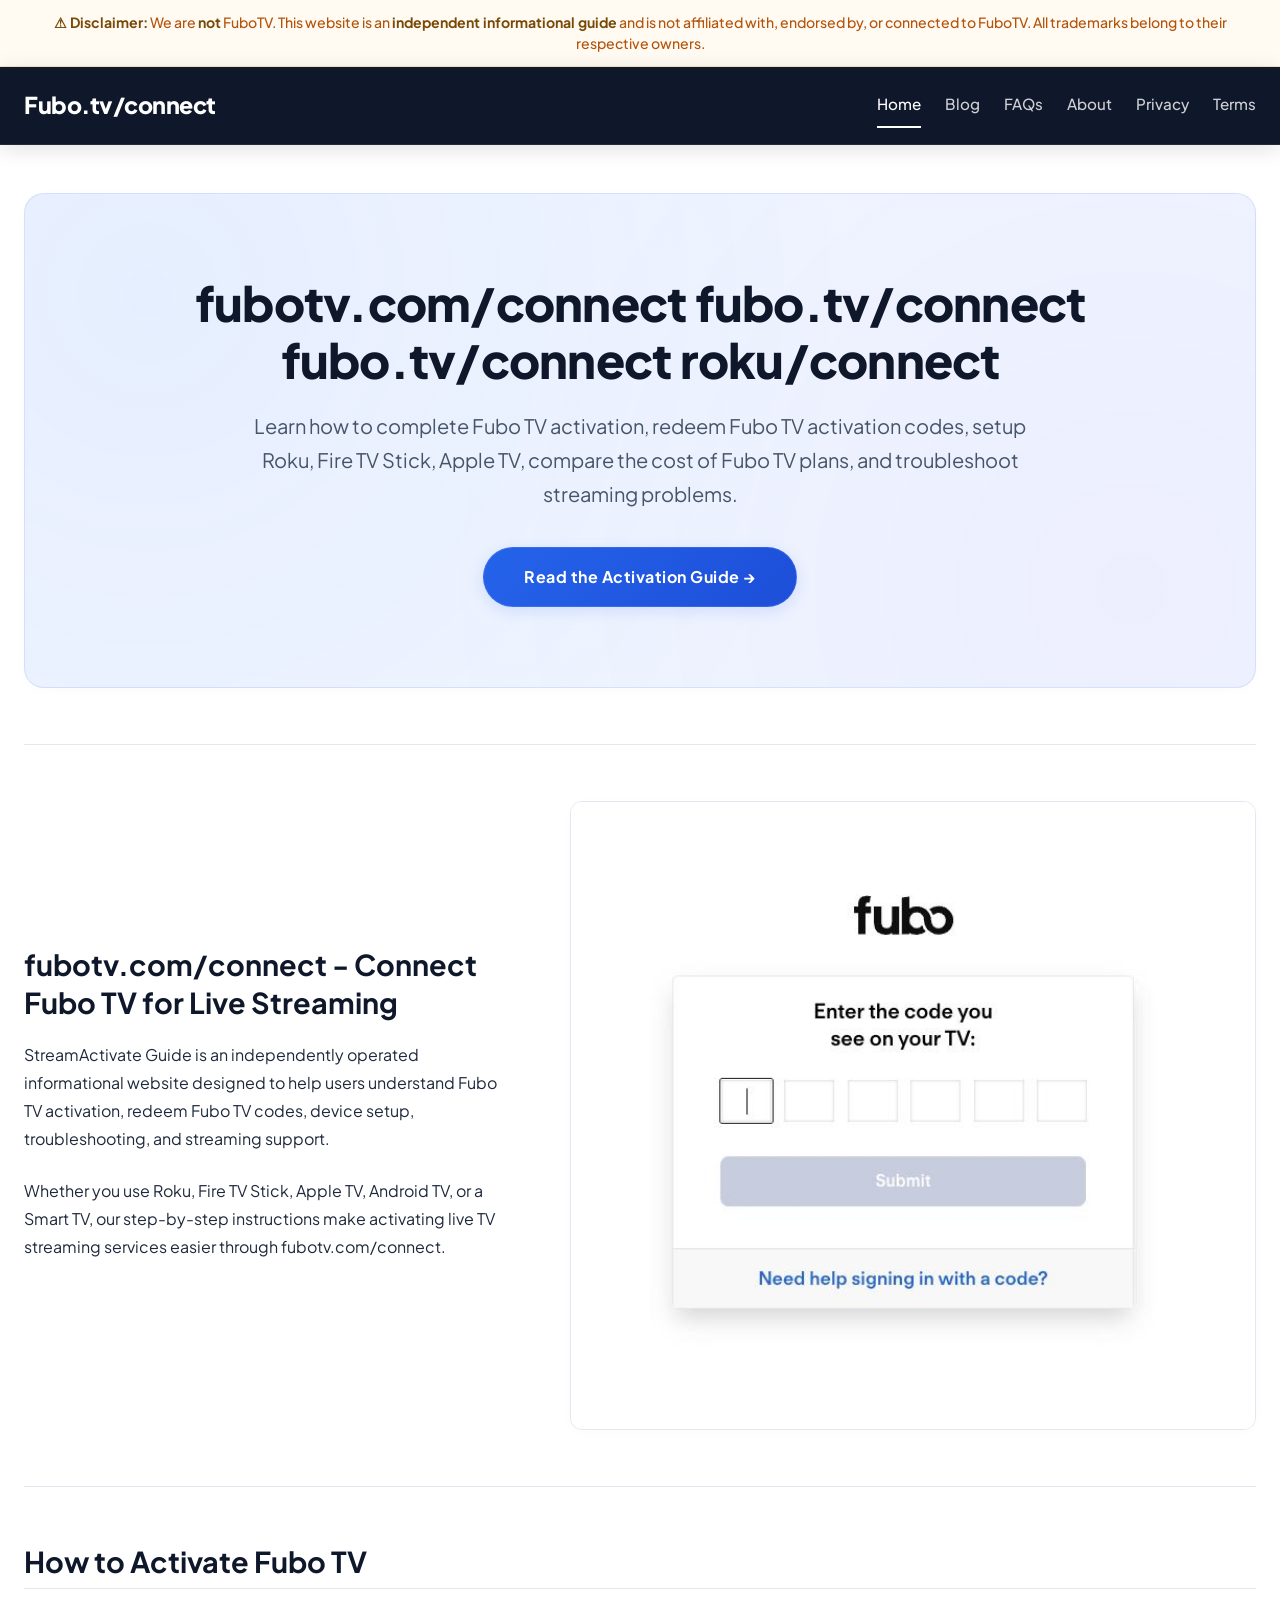
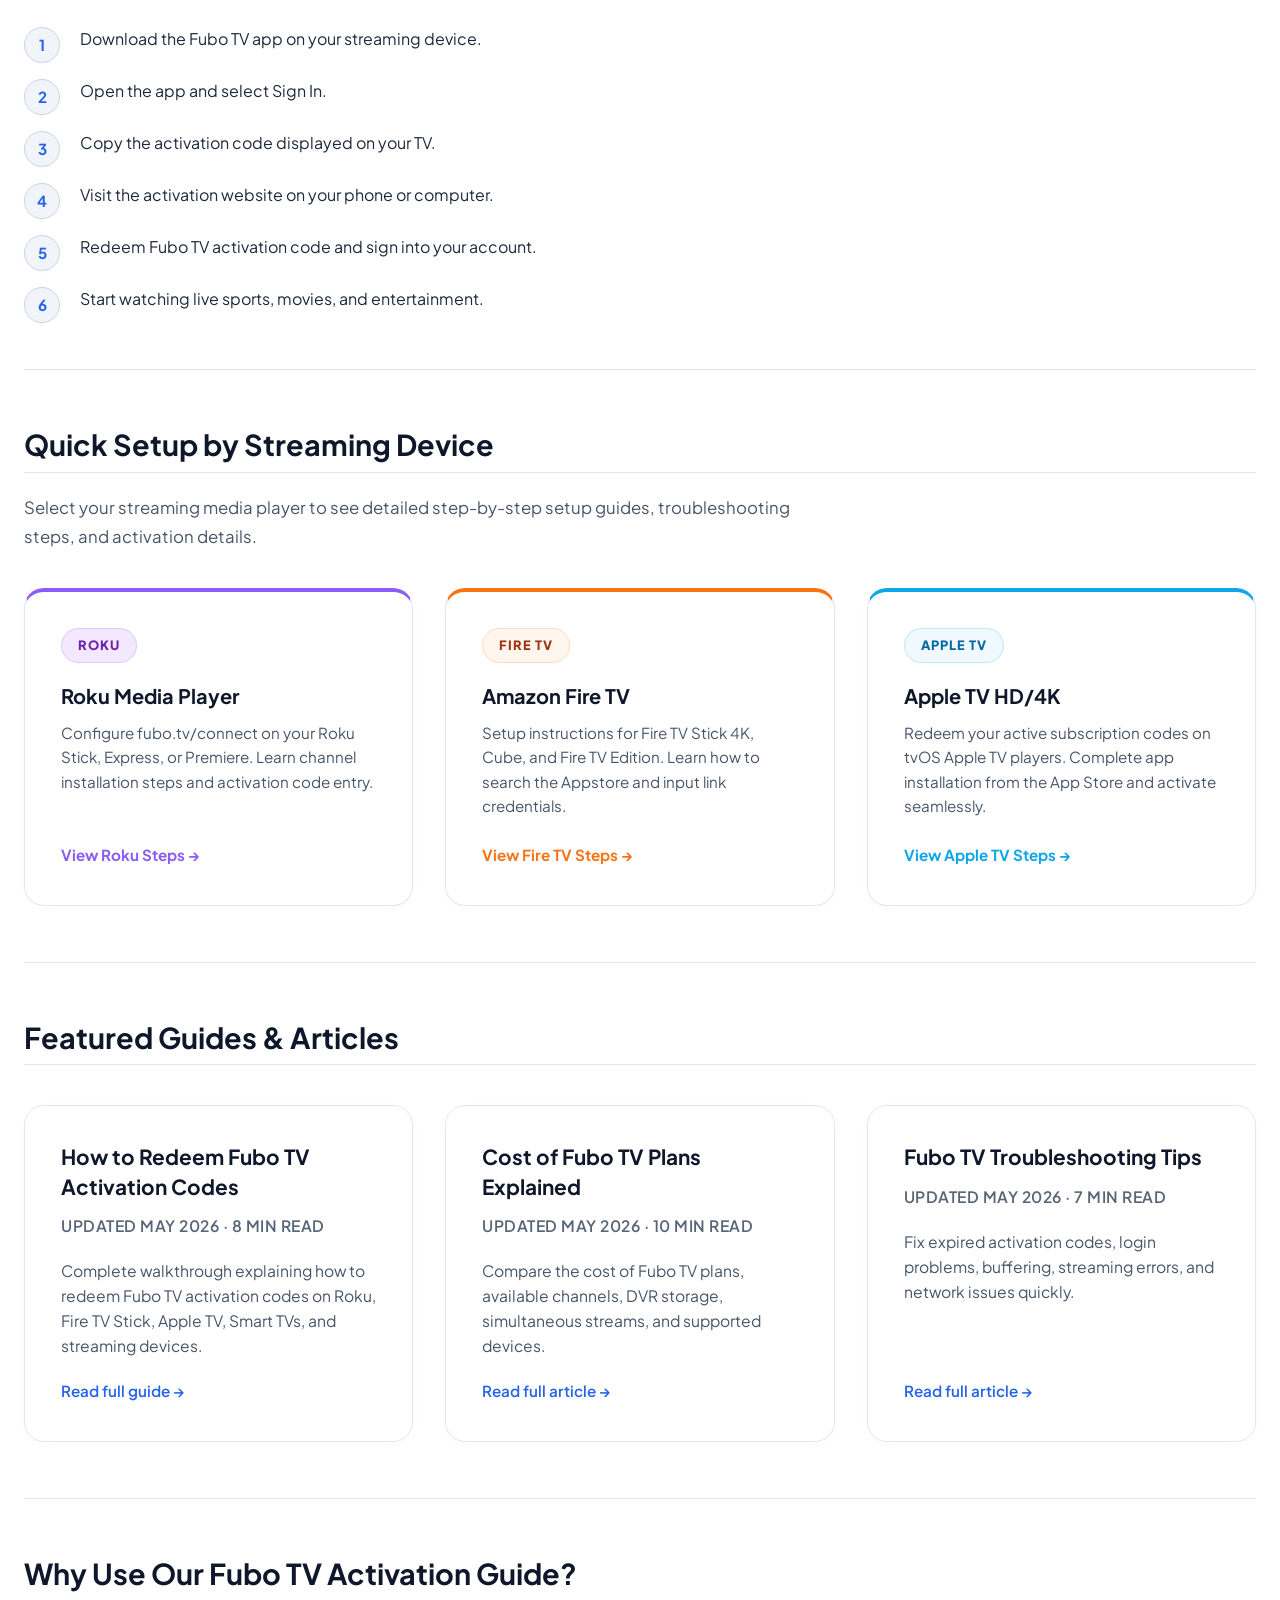
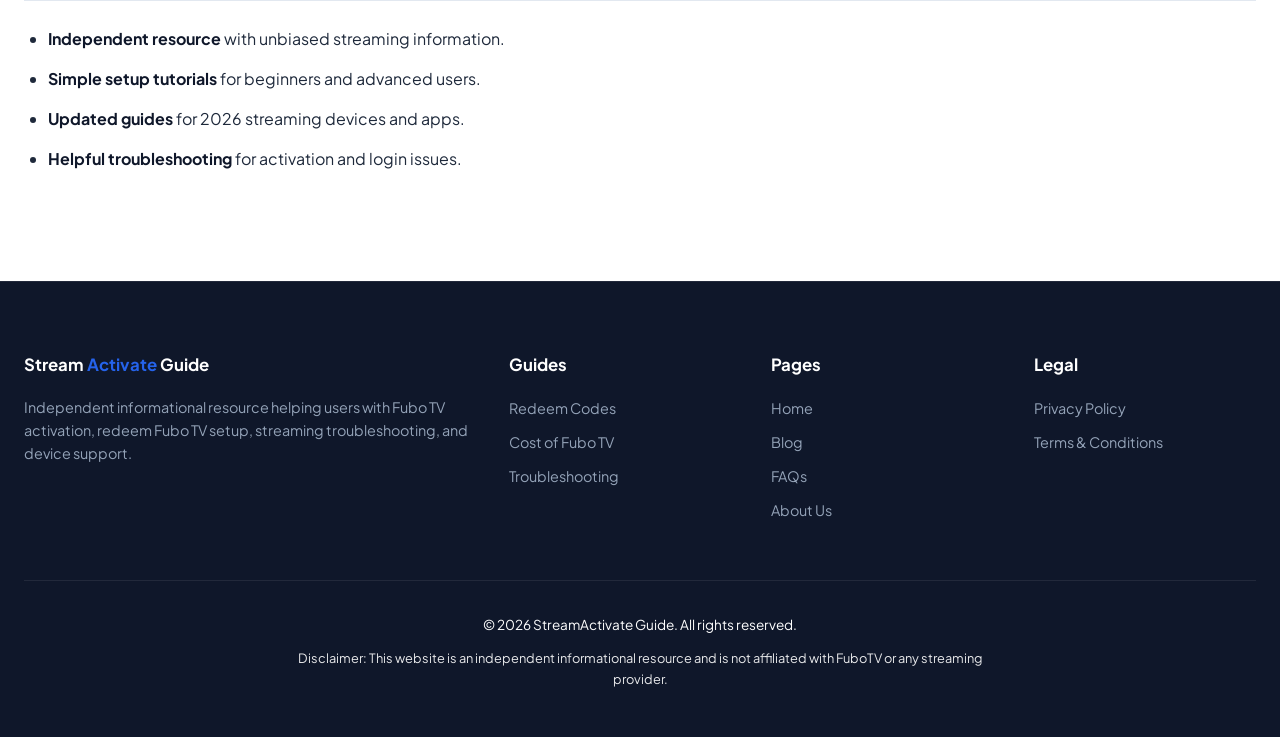
<file: index.html>
<!DOCTYPE html>
<html lang="en">
<head>
    <meta charset="UTF-8">
    <meta name="viewport" content="width=device-width, initial-scale=1.0">
    <meta name="robots" content="index, follow">

    <!-- Primary SEO -->
    <title>Fubo.tv/connect - Fubo Tv - Activation Guide & Redeem Codes</title>

    <meta name="description" content="Learn Fubo TV activation steps, redeem Fubo TV codes, setup Roku, Fire TV Stick, Apple TV, check cost of Fubo TV plans, and fix streaming issues.">

    <meta name="keywords" content="fubo tv activation, redeem fubo tv, cost of fubo tv, activate fubo tv, fubo tv setup, fubo tv activation code, fubo tv troubleshooting, fubotv.com/connect, fubo.tv/connect">

    <link rel="canonical" href="https://fubotvlink.github.io/">

    <!-- Open Graph -->
    <meta property="og:type" content="website">
    <meta property="og:title" content="Fubo.tv/connect - Fubo Tv - Activation Guide & Redeem Codes">

    <meta property="og:description" content="Step-by-step Fubo TV activation help, redeem Fubo TV codes, compare cost of Fubo TV plans, and troubleshoot streaming devices.">

    <meta property="og:url" content="https://fubotvlink.github.io/">
    <meta property="og:site_name" content="StreamActivate Guide">
    <meta property="og:image" content="https://fubotvlink.github.io/images/og-home.jpg">

    <!-- Twitter -->
    <meta name="twitter:card" content="summary_large_image">

    <meta name="twitter:title" content="Fubo.tv/connect - Fubo Tv - Activation Guide">

    <meta name="twitter:description" content="Learn how to activate Fubo TV, redeem Fubo TV activation codes, setup devices, compare plans, and solve streaming problems.">

    <meta name="twitter:image" content="https://fubotvlink.github.io/images/og-home.jpg">

    <!-- Performance -->
    <link rel="preconnect" href="https://fonts.googleapis.com">
    <link rel="dns-prefetch" href="//fonts.googleapis.com">

    <!-- CSS -->
    <link rel="stylesheet" href="css/styles.css">

    <!-- Structured Data -->
    <script type="application/ld+json">
    {
        "@context": "https://schema.org",
        "@type": "WebSite",
        "name": "StreamActivate Guide",
        "url": "https://fubotvlink.github.io/",
        "description": "Independent informational guide for Fubo TV activation, redeeming Fubo TV codes, streaming setup, troubleshooting, and plan information.",
        "potentialAction": {
            "@type": "SearchAction",
            "target": "https://fubotvlink.github.io/search?q={search_term_string}",
            "query-input": "required name=search_term_string"
        }
    }
    </script>
</head>

<body id="top">

    <a href="#main-content" class="skip-link">Skip to main content</a>

    <!-- Disclaimer -->
    <div class="disclaimer-banner" role="alert">
        <strong>⚠ Disclaimer:</strong>
        We are <strong>not</strong> FuboTV. This website is an
        <strong>independent informational guide</strong>
        and is not affiliated with, endorsed by, or connected to FuboTV.
        All trademarks belong to their respective owners.
    </div>

    <!-- Header -->
    <header class="site-header">
        <div class="header-inner">

            <a href="index.html" class="site-logo">
                Fubo.tv/connect
            </a>

            <button
                class="nav-toggle"
                aria-label="Toggle navigation"
                aria-expanded="false"
                aria-controls="main-nav">
                &#9776;
            </button>

            <nav class="main-nav" id="main-nav" aria-label="Main navigation">
                <ul>
                    <li><a href="index.html" class="active">Home</a></li>
                    <li><a href="blog/index.html">Blog</a></li>
                    <li><a href="faqs.html">FAQs</a></li>
                    <li><a href="about.html">About</a></li>
                    <li><a href="privacy-policy.html">Privacy</a></li>
                    <li><a href="terms-and-conditions.html">Terms</a></li>
                </ul>
            </nav>

        </div>
    </header>

    <div class="page-wrap">

        <main id="main-content">

            <div class="content-wrap">

                <!-- Hero -->
                <section class="hero">

                    <h1>
                        fubotv.com/connect  fubo.tv/connect  fubo.tv/connect roku/connect
                    </h1>


                    <p>
                        Learn how to complete Fubo TV activation,
                        redeem Fubo TV activation codes,
                        setup Roku, Fire TV Stick, Apple TV,
                        compare the cost of Fubo TV plans,
                        and troubleshoot streaming problems.
                    </p>

                    <a
                        href="blog/how-to-redeem-activation-codes.html"
                        class="btn">
                        Read the Activation Guide →
                    </a>

                </section>

                <hr class="section-divider">
                 <section class="intro-split">
                     
                     <div class="intro-text">
                         <h2>
                             fubotv.com/connect - Connect Fubo TV for Live Streaming
                         </h2>
                         <p>
                             StreamActivate Guide is an independently operated
                             informational website designed to help users understand
                             Fubo TV activation, redeem Fubo TV codes,
                             device setup, troubleshooting, and streaming support.
                         </p>
                         <p>
                             Whether you use Roku, Fire TV Stick, Apple TV,
                             Android TV, or a Smart TV,
                             our step-by-step instructions make activating
                             live TV streaming services easier through fubotv.com/connect.
                         </p>
                     </div>
                     <div class="intro-image">
                         <img 
                                src="h1.image.jpeg" 
                                alt="Fubo TV Connect Activation Screen">
                     </div>
                 </section>

                <hr class="section-divider">

                 <!-- SEO Content -->
                 <section>
 
                     <h2>
                         How to Activate Fubo TV
                     </h2>
 
                     <ol class="step-list">
                         <li>Download the Fubo TV app on your streaming device.</li>
                         <li>Open the app and select Sign In.</li>
                         <li>Copy the activation code displayed on your TV.</li>
                         <li>Visit the activation website on your phone or computer.</li>
                         <li>Redeem Fubo TV activation code and sign into your account.</li>
                         <li>Start watching live sports, movies, and entertainment.</li>
                     </ol>
 
                 </section>
 
                 <hr class="section-divider">

                 <!-- Supported Devices Grid (Adds Color & Rich Content) -->
                 <section class="device-setup-section">
                     <h2>
                         Quick Setup by Streaming Device
                     </h2>
                     <p class="section-subtitle">
                         Select your streaming media player to see detailed step-by-step setup guides, troubleshooting steps, and activation details.
                     </p>
                     
                     <div class="device-grid">
                         <div class="device-card device-roku">
                             <div class="device-icon">
                                 <span class="device-badge badge-roku">Roku</span>
                             </div>
                             <h3>Roku Media Player</h3>
                             <p>
                                 Configure fubo.tv/connect on your Roku Stick, Express, or Premiere. Learn channel installation steps and activation code entry.
                             </p>
                             <a href="blog/how-to-redeem-activation-codes.html" class="device-link">View Roku Steps →</a>
                         </div>
                         
                         <div class="device-card device-firetv">
                             <div class="device-icon">
                                 <span class="device-badge badge-firetv">Fire TV</span>
                             </div>
                             <h3>Amazon Fire TV</h3>
                             <p>
                                 Setup instructions for Fire TV Stick 4K, Cube, and Fire TV Edition. Learn how to search the Appstore and input link credentials.
                             </p>
                             <a href="blog/how-to-redeem-activation-codes.html" class="device-link">View Fire TV Steps →</a>
                         </div>
                         
                         <div class="device-card device-appletv">
                             <div class="device-icon">
                                 <span class="device-badge badge-appletv">Apple TV</span>
                             </div>
                             <h3>Apple TV HD/4K</h3>
                             <p>
                                 Redeem your active subscription codes on tvOS Apple TV players. Complete app installation from the App Store and activate seamlessly.
                             </p>
                             <a href="blog/how-to-redeem-activation-codes.html" class="device-link">View Apple TV Steps →</a>
                         </div>
                     </div>
                 </section>
 
                 <hr class="section-divider">

                <!-- Featured Articles -->
                <section>

                    <h2>
                        Featured Guides & Articles
                    </h2>

                    <div class="card-grid">

                        <article class="card">

                            <h3>
                                <a href="blog/how-to-redeem-activation-codes.html">
                                    How to Redeem Fubo TV Activation Codes
                                </a>
                            </h3>

                            <p class="card-meta">
                                Updated May 2026 · 8 min read
                            </p>

                            <p>
                                Complete walkthrough explaining how to redeem
                                Fubo TV activation codes on Roku, Fire TV Stick,
                                Apple TV, Smart TVs, and streaming devices.
                            </p>

                            <a
                                href="blog/how-to-redeem-activation-codes.html"
                                class="read-more">
                                Read full guide →
                            </a>

                        </article>

                        <article class="card">

                            <h3>
                                <a href="blog/fubotv-faqs-explained.html">
                                    Cost of Fubo TV Plans Explained
                                </a>
                            </h3>

                            <p class="card-meta">
                                Updated May 2026 · 10 min read
                            </p>

                            <p>
                                Compare the cost of Fubo TV plans,
                                available channels, DVR storage,
                                simultaneous streams, and supported devices.
                            </p>

                            <a
                                href="blog/fubotv-faqs-explained.html"
                                class="read-more">
                                Read full article →
                            </a>

                        </article>

                        <article class="card">

                            <h3>
                                <a href="blog/activation-tips-troubleshooting.html">
                                    Fubo TV Troubleshooting Tips
                                </a>
                            </h3>

                            <p class="card-meta">
                                Updated May 2026 · 7 min read
                            </p>

                            <p>
                                Fix expired activation codes,
                                login problems, buffering,
                                streaming errors, and network issues quickly.
                            </p>

                            <a
                                href="blog/activation-tips-troubleshooting.html"
                                class="read-more">
                                Read full article →
                            </a>

                        </article>

                    </div>

                </section>

                <hr class="section-divider">

                <!-- Why Use -->
                <section>

                    <h2>
                        Why Use Our Fubo TV Activation Guide?
                    </h2>

                    <ul>
                        <li>
                            <strong>Independent resource</strong>
                            with unbiased streaming information.
                        </li>

                        <li>
                            <strong>Simple setup tutorials</strong>
                            for beginners and advanced users.
                        </li>

                        <li>
                            <strong>Updated guides</strong>
                            for 2026 streaming devices and apps.
                        </li>

                        <li>
                            <strong>Helpful troubleshooting</strong>
                            for activation and login issues.
                        </li>
                    </ul>

                </section>

            </div>

        </main>

    </div>

    <!-- Footer -->
    <footer class="site-footer">

        <div class="footer-inner">

            <div class="footer-grid">

                <div class="footer-col">

                    <h4>
                        Stream<span style="color:var(--c-accent)">
                            Activate
                        </span> Guide
                    </h4>

                    <p>
                        Independent informational resource helping users
                        with Fubo TV activation, redeem Fubo TV setup,
                        streaming troubleshooting, and device support.
                    </p>

                </div>

                <div class="footer-col">

                    <h4>Guides</h4>

                    <ul>
                        <li>
                            <a href="blog/how-to-redeem-activation-codes.html">
                                Redeem Codes
                            </a>
                        </li>

                        <li>
                            <a href="blog/fubotv-faqs-explained.html">
                                Cost of Fubo TV
                            </a>
                        </li>

                        <li>
                            <a href="blog/activation-tips-troubleshooting.html">
                                Troubleshooting
                            </a>
                        </li>
                    </ul>

                </div>

                <div class="footer-col">

                    <h4>Pages</h4>

                    <ul>
                        <li><a href="index.html">Home</a></li>
                        <li><a href="blog/index.html">Blog</a></li>
                        <li><a href="faqs.html">FAQs</a></li>
                        <li><a href="about.html">About Us</a></li>
                    </ul>

                </div>

                <div class="footer-col">

                    <h4>Legal</h4>

                    <ul>
                        <li>
                            <a href="privacy-policy.html">
                                Privacy Policy
                            </a>
                        </li>

                        <li>
                            <a href="terms-and-conditions.html">
                                Terms & Conditions
                            </a>
                        </li>
                    </ul>

                </div>

            </div>

            <div class="footer-bottom">

                <p>
                    &copy; 2026 StreamActivate Guide.
                    All rights reserved.
                </p>

                <p class="footer-disclaimer">
                    Disclaimer: This website is an independent informational
                    resource and is not affiliated with FuboTV
                    or any streaming provider.
                </p>

            </div>

        </div>

    </footer>

    <a
        href="#top"
        class="back-to-top"
        id="backToTop"
        aria-label="Back to top">
        ↑
    </a>

    <script src="js/main.js"></script>

</body>
</html>
</file>
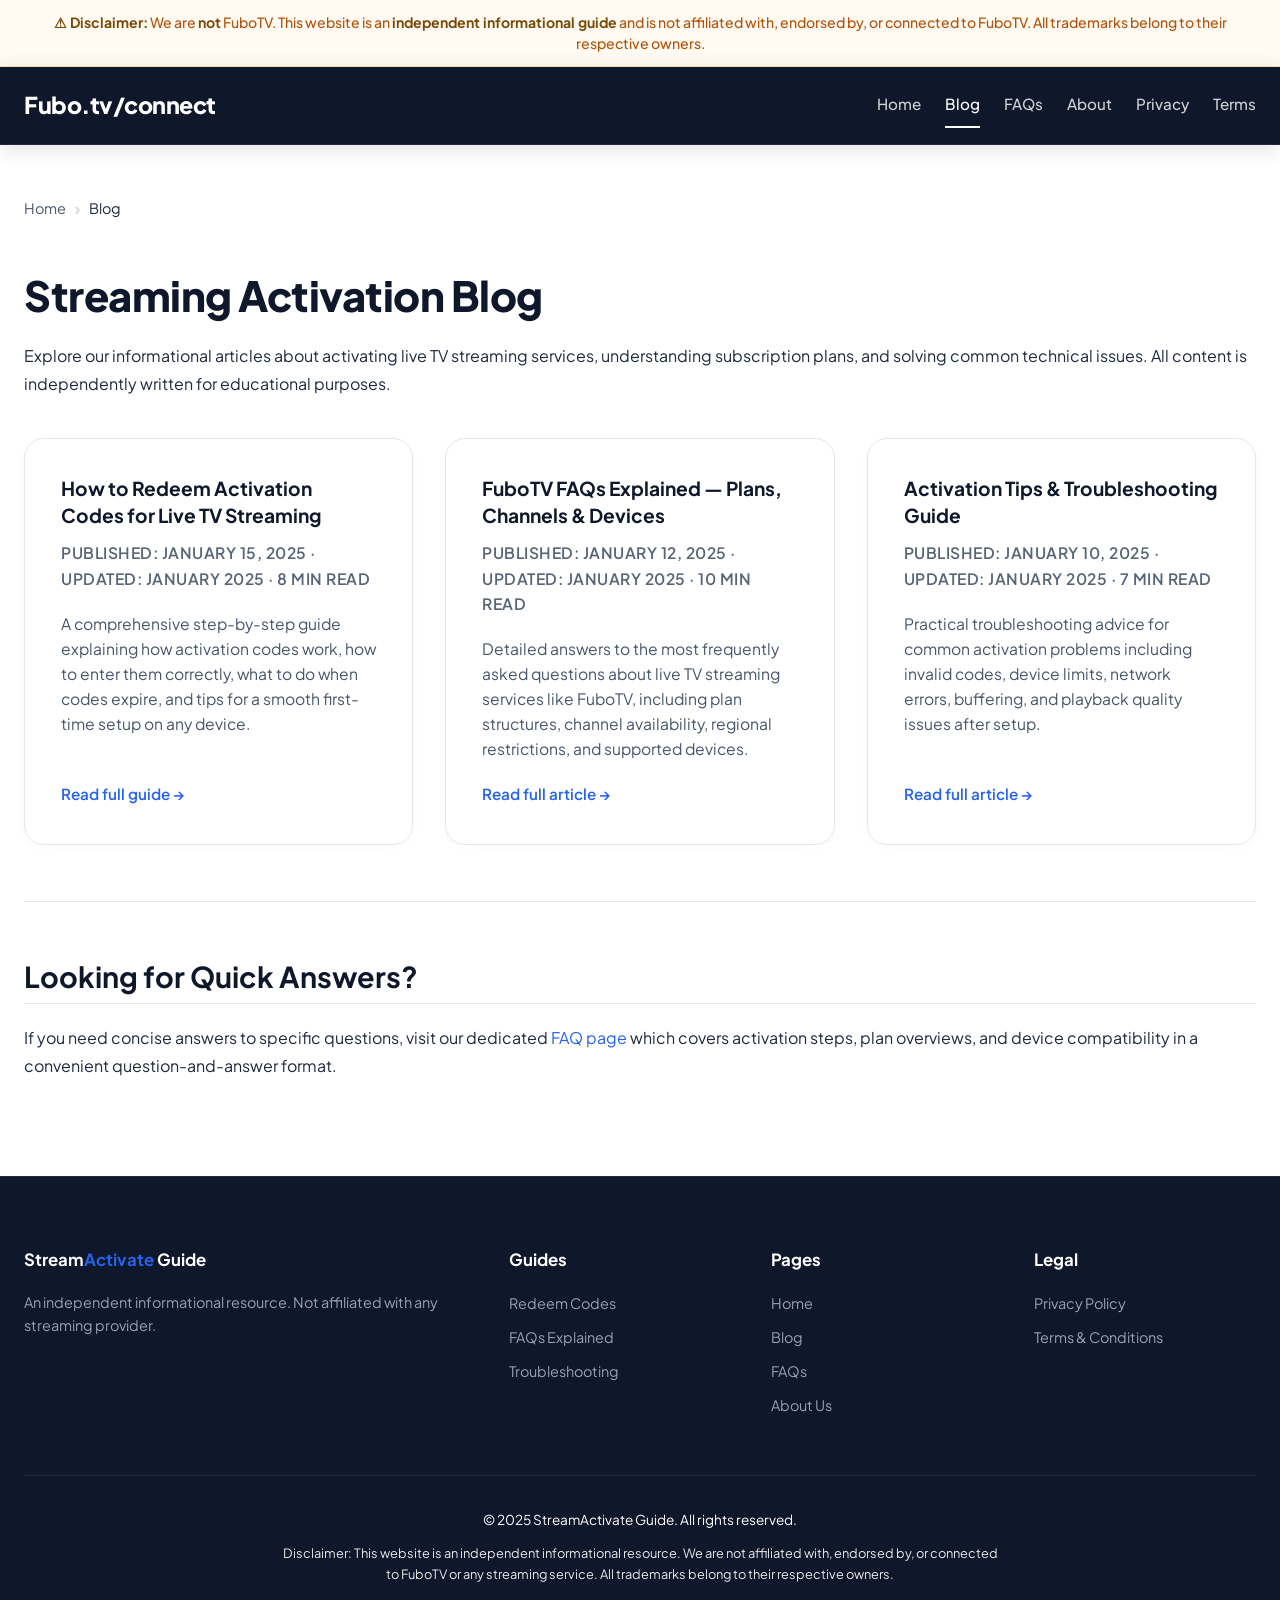
<file: blog/index.html>
<!DOCTYPE html>
<html lang="en">
<head>
    <meta charset="UTF-8">
    <meta name="viewport" content="width=device-width, initial-scale=1.0">
    <meta name="robots" content="index, follow">
    <title>Blog – Streaming Activation Guides & Tips | StreamActivate Guide</title>
    <meta name="description" content="Browse our informational blog articles covering live TV streaming activation codes, FAQs, troubleshooting tips, device compatibility, and plan overviews.">
    <link rel="canonical" href="https://fubotvlink.github.io/blog/">
    <meta property="og:type" content="website">
    <meta property="og:title" content="Blog – Streaming Activation Guides & Tips">
    <meta property="og:description" content="Informational articles about live TV streaming activation, troubleshooting, and device compatibility.">
    <meta property="og:url" content="https://fubotvlink.github.io/blog/">
    <meta property="og:site_name" content="StreamActivate Guide">
    <meta name="twitter:card" content="summary_large_image">
    <link rel="stylesheet" href="../css/styles.css">
</head>
<body id="top">
    <a href="#main-content" class="skip-link">Skip to main content</a>

    <div class="disclaimer-banner" role="alert">
        <strong>⚠ Disclaimer:</strong> We are <strong>not</strong> FuboTV. This website is an <strong>independent informational guide</strong> and is not affiliated with, endorsed by, or connected to FuboTV. All trademarks belong to their respective owners.
    </div>

    <header class="site-header">
        <div class="header-inner">
            <a href="../index.html" class="site-logo">Fubo.tv/connect</a>
            <button class="nav-toggle" aria-label="Toggle navigation" aria-expanded="false" aria-controls="main-nav">&#9776;</button>
            <nav class="main-nav" id="main-nav" aria-label="Main navigation">
                <ul>
                    <li><a href="../index.html">Home</a></li>
                    <li><a href="index.html" class="active">Blog</a></li>
                    <li><a href="../faqs.html">FAQs</a></li>
                    <li><a href="../about.html">About</a></li>
                    <li><a href="../privacy-policy.html">Privacy</a></li>
                    <li><a href="../terms-and-conditions.html">Terms</a></li>
                </ul>
            </nav>
        </div>
    </header>

    <div class="page-wrap">
        <main id="main-content">
            <div class="content-wrap">

                <ol class="breadcrumbs" aria-label="Breadcrumb">
                    <li><a href="../index.html">Home</a></li>
                    <li>Blog</li>
                </ol>

                <h1>Streaming Activation Blog</h1>
                <p>Explore our informational articles about activating live TV streaming services, understanding subscription plans, and solving common technical issues. All content is independently written for educational purposes.</p>

                <div class="card-grid">
                    <article class="card">
                        <h2 style="margin-top:0;font-size:1.2rem;border:none;"><a href="how-to-redeem-activation-codes.html">How to Redeem Activation Codes for Live TV Streaming</a></h2>
                        <p class="card-meta">Published: January 15, 2025 · Updated: January 2025 · 8 min read</p>
                        <p>A comprehensive step-by-step guide explaining how activation codes work, how to enter them correctly, what to do when codes expire, and tips for a smooth first-time setup on any device.</p>
                        <a href="how-to-redeem-activation-codes.html" class="read-more">Read full guide →</a>
                    </article>

                    <article class="card">
                        <h2 style="margin-top:0;font-size:1.2rem;border:none;"><a href="fubotv-faqs-explained.html">FuboTV FAQs Explained — Plans, Channels &amp; Devices</a></h2>
                        <p class="card-meta">Published: January 12, 2025 · Updated: January 2025 · 10 min read</p>
                        <p>Detailed answers to the most frequently asked questions about live TV streaming services like FuboTV, including plan structures, channel availability, regional restrictions, and supported devices.</p>
                        <a href="fubotv-faqs-explained.html" class="read-more">Read full article →</a>
                    </article>

                    <article class="card">
                        <h2 style="margin-top:0;font-size:1.2rem;border:none;"><a href="activation-tips-troubleshooting.html">Activation Tips &amp; Troubleshooting Guide</a></h2>
                        <p class="card-meta">Published: January 10, 2025 · Updated: January 2025 · 7 min read</p>
                        <p>Practical troubleshooting advice for common activation problems including invalid codes, device limits, network errors, buffering, and playback quality issues after setup.</p>
                        <a href="activation-tips-troubleshooting.html" class="read-more">Read full article →</a>
                    </article>
                </div>

                <hr class="section-divider">

                <section>
                    <h2>Looking for Quick Answers?</h2>
                    <p>If you need concise answers to specific questions, visit our dedicated <a href="../faqs.html">FAQ page</a> which covers activation steps, plan overviews, and device compatibility in a convenient question-and-answer format.</p>
                </section>

            </div>
        </main>
    </div>

    <footer class="site-footer">
        <div class="footer-inner">
            <div class="footer-grid">
                <div class="footer-col">
                    <h4>Stream<span style="color:var(--c-accent)">Activate</span> Guide</h4>
                    <p>An independent informational resource. Not affiliated with any streaming provider.</p>
                </div>
                <div class="footer-col">
                    <h4>Guides</h4>
                    <ul>
                        <li><a href="how-to-redeem-activation-codes.html">Redeem Codes</a></li>
                        <li><a href="fubotv-faqs-explained.html">FAQs Explained</a></li>
                        <li><a href="activation-tips-troubleshooting.html">Troubleshooting</a></li>
                    </ul>
                </div>
                <div class="footer-col">
                    <h4>Pages</h4>
                    <ul>
                        <li><a href="../index.html">Home</a></li>
                        <li><a href="index.html">Blog</a></li>
                        <li><a href="../faqs.html">FAQs</a></li>
                        <li><a href="../about.html">About Us</a></li>
                    </ul>
                </div>
                <div class="footer-col">
                    <h4>Legal</h4>
                    <ul>
                        <li><a href="../privacy-policy.html">Privacy Policy</a></li>
                        <li><a href="../terms-and-conditions.html">Terms &amp; Conditions</a></li>
                    </ul>
                </div>
            </div>
            <div class="footer-bottom">
                <p>&copy; 2025 StreamActivate Guide. All rights reserved.</p>
                <p class="footer-disclaimer">Disclaimer: This website is an independent informational resource. We are not affiliated with, endorsed by, or connected to FuboTV or any streaming service. All trademarks belong to their respective owners.</p>
            </div>
        </div>
    </footer>

    <a href="#top" class="back-to-top" id="backToTop" aria-label="Back to top">↑</a>
    <script src="../js/main.js"></script>
</body>
</html>
</file>
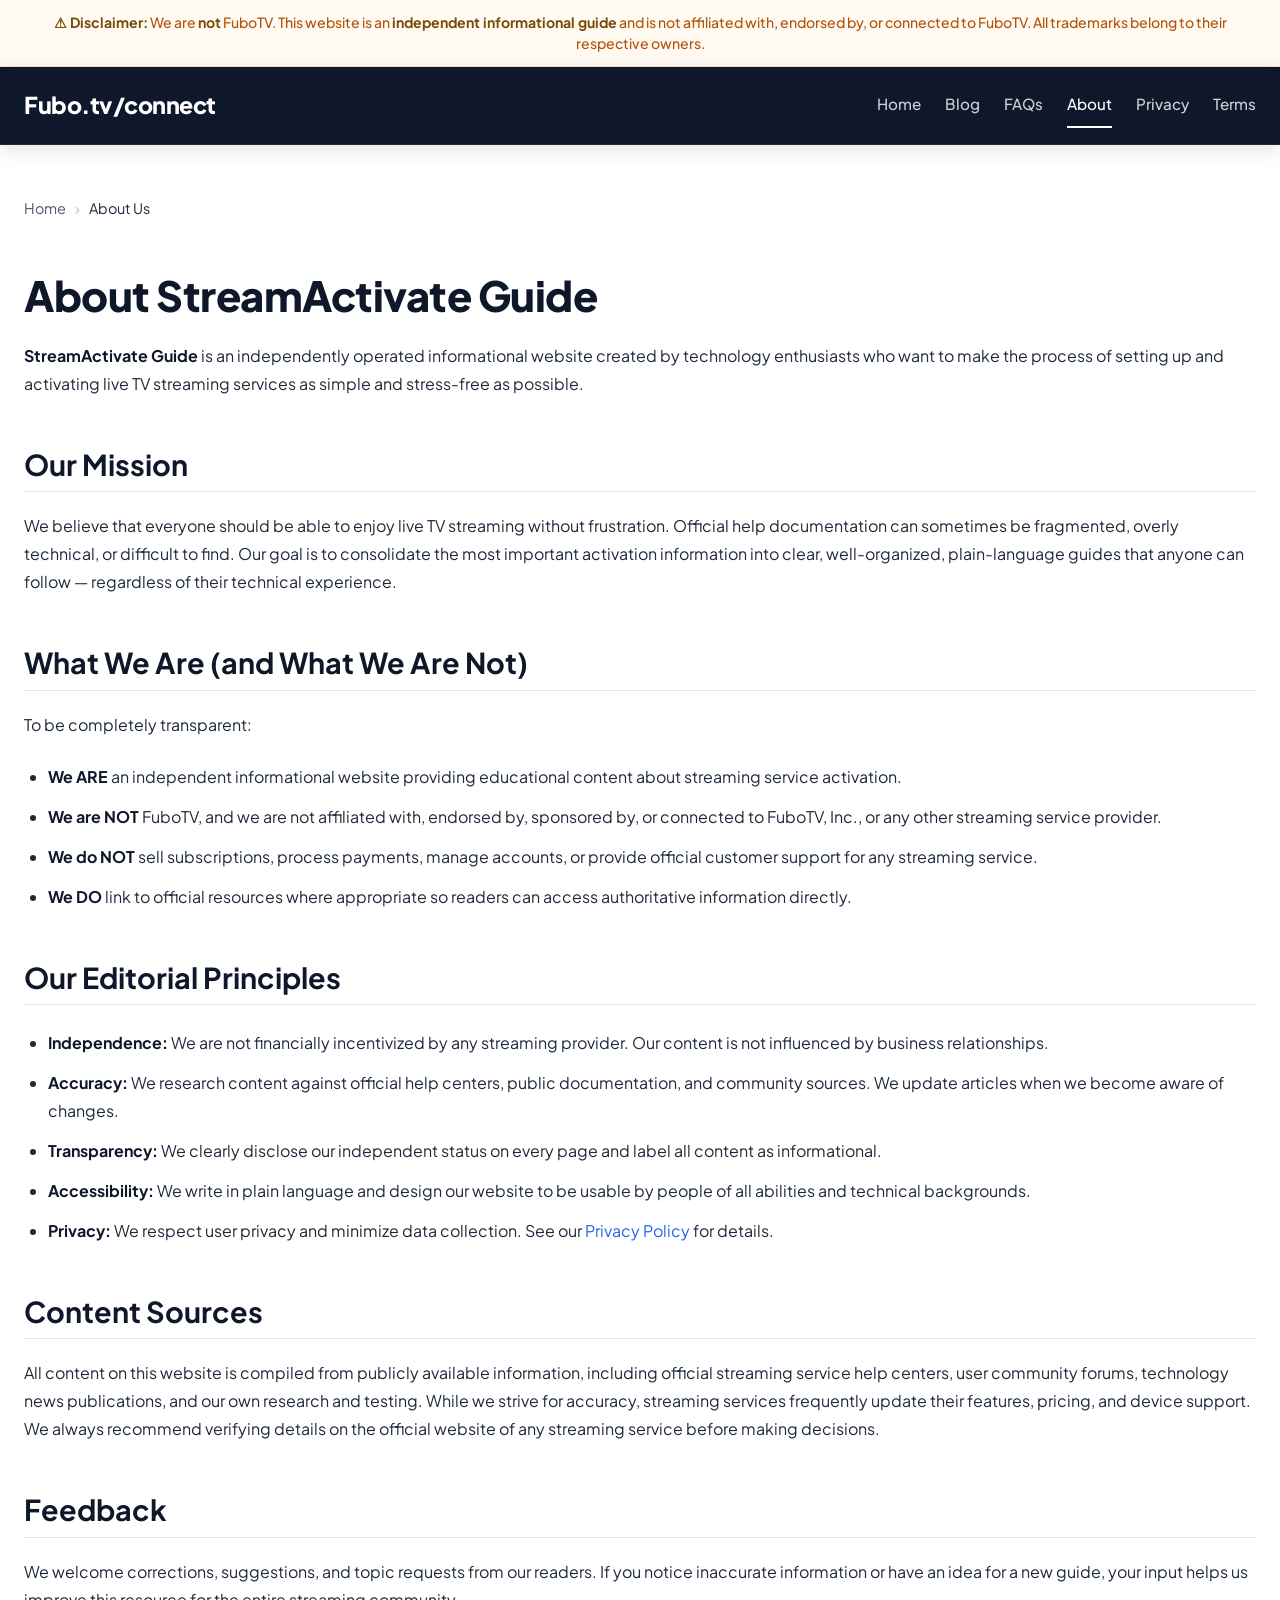
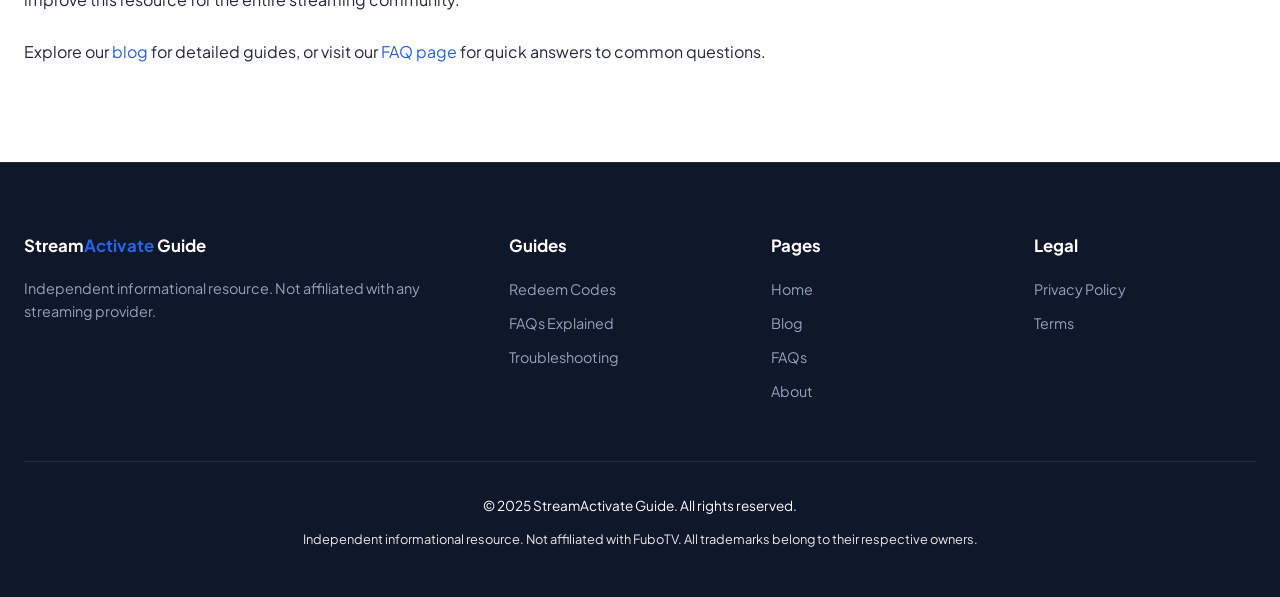
<file: about.html>
<!DOCTYPE html>
<html lang="en">
<head>
    <meta charset="UTF-8">
    <meta name="viewport" content="width=device-width, initial-scale=1.0">
    <meta name="robots" content="index, follow">
    <title>About Us – StreamActivate Guide | Independent Streaming Information</title>
    <meta name="description" content="Learn about StreamActivate Guide, an independent informational website helping users navigate live TV streaming activation. Not affiliated with FuboTV or any provider.">
    <link rel="canonical" href="https://fubotvlink.github.io/about.html">
    <meta property="og:type" content="website">
    <meta property="og:title" content="About StreamActivate Guide">
    <meta property="og:description" content="An independent informational resource for live TV streaming activation guides.">
    <meta property="og:url" content="https://fubotvlink.github.io/about.html">
    <meta property="og:site_name" content="StreamActivate Guide">
    <meta name="twitter:card" content="summary">
    <link rel="stylesheet" href="css/styles.css">
</head>
<body id="top">
    <a href="#main-content" class="skip-link">Skip to main content</a>

    <div class="disclaimer-banner" role="alert">
        <strong>⚠ Disclaimer:</strong> We are <strong>not</strong> FuboTV. This website is an <strong>independent informational guide</strong> and is not affiliated with, endorsed by, or connected to FuboTV. All trademarks belong to their respective owners.
    </div>

    <header class="site-header">
        <div class="header-inner">
            <a href="index.html" class="site-logo">Fubo.tv/connect</a>
            <button class="nav-toggle" aria-label="Toggle navigation" aria-expanded="false" aria-controls="main-nav">&#9776;</button>
            <nav class="main-nav" id="main-nav" aria-label="Main navigation">
                <ul>
                    <li><a href="index.html">Home</a></li>
                    <li><a href="blog/index.html">Blog</a></li>
                    <li><a href="faqs.html">FAQs</a></li>
                    <li><a href="about.html" class="active">About</a></li>
                    <li><a href="privacy-policy.html">Privacy</a></li>
                    <li><a href="terms-and-conditions.html">Terms</a></li>
                </ul>
            </nav>
        </div>
    </header>

    <div class="page-wrap">
        <main id="main-content">
            <div class="content-wrap">

                <ol class="breadcrumbs" aria-label="Breadcrumb">
                    <li><a href="index.html">Home</a></li>
                    <li>About Us</li>
                </ol>

                <h1>About StreamActivate Guide</h1>

                <p><strong>StreamActivate Guide</strong> is an independently operated informational website created by technology enthusiasts who want to make the process of setting up and activating live TV streaming services as simple and stress-free as possible.</p>

                <h2>Our Mission</h2>
                <p>We believe that everyone should be able to enjoy live TV streaming without frustration. Official help documentation can sometimes be fragmented, overly technical, or difficult to find. Our goal is to consolidate the most important activation information into clear, well-organized, plain-language guides that anyone can follow — regardless of their technical experience.</p>

                <h2>What We Are (and What We Are Not)</h2>
                <p>To be completely transparent:</p>
                <ul>
                    <li><strong>We ARE</strong> an independent informational website providing educational content about streaming service activation.</li>
                    <li><strong>We are NOT</strong> FuboTV, and we are not affiliated with, endorsed by, sponsored by, or connected to FuboTV, Inc., or any other streaming service provider.</li>
                    <li><strong>We do NOT</strong> sell subscriptions, process payments, manage accounts, or provide official customer support for any streaming service.</li>
                    <li><strong>We DO</strong> link to official resources where appropriate so readers can access authoritative information directly.</li>
                </ul>

                <h2>Our Editorial Principles</h2>
                <ul>
                    <li><strong>Independence:</strong> We are not financially incentivized by any streaming provider. Our content is not influenced by business relationships.</li>
                    <li><strong>Accuracy:</strong> We research content against official help centers, public documentation, and community sources. We update articles when we become aware of changes.</li>
                    <li><strong>Transparency:</strong> We clearly disclose our independent status on every page and label all content as informational.</li>
                    <li><strong>Accessibility:</strong> We write in plain language and design our website to be usable by people of all abilities and technical backgrounds.</li>
                    <li><strong>Privacy:</strong> We respect user privacy and minimize data collection. See our <a href="privacy-policy.html">Privacy Policy</a> for details.</li>
                </ul>

                <h2>Content Sources</h2>
                <p>All content on this website is compiled from publicly available information, including official streaming service help centers, user community forums, technology news publications, and our own research and testing. While we strive for accuracy, streaming services frequently update their features, pricing, and device support. We always recommend verifying details on the official website of any streaming service before making decisions.</p>

                <h2>Feedback</h2>
                <p>We welcome corrections, suggestions, and topic requests from our readers. If you notice inaccurate information or have an idea for a new guide, your input helps us improve this resource for the entire streaming community.</p>

                <p>Explore our <a href="blog/index.html">blog</a> for detailed guides, or visit our <a href="faqs.html">FAQ page</a> for quick answers to common questions.</p>

            </div>
        </main>
    </div>

    <footer class="site-footer">
        <div class="footer-inner">
            <div class="footer-grid">
                <div class="footer-col"><h4>Stream<span style="color:var(--c-accent)">Activate</span> Guide</h4><p>Independent informational resource. Not affiliated with any streaming provider.</p></div>
                <div class="footer-col"><h4>Guides</h4><ul><li><a href="blog/how-to-redeem-activation-codes.html">Redeem Codes</a></li><li><a href="blog/fubotv-faqs-explained.html">FAQs Explained</a></li><li><a href="blog/activation-tips-troubleshooting.html">Troubleshooting</a></li></ul></div>
                <div class="footer-col"><h4>Pages</h4><ul><li><a href="index.html">Home</a></li><li><a href="blog/index.html">Blog</a></li><li><a href="faqs.html">FAQs</a></li><li><a href="about.html">About</a></li></ul></div>
                <div class="footer-col"><h4>Legal</h4><ul><li><a href="privacy-policy.html">Privacy Policy</a></li><li><a href="terms-and-conditions.html">Terms</a></li></ul></div>
            </div>
            <div class="footer-bottom">
                <p>&copy; 2025 StreamActivate Guide. All rights reserved.</p>
                <p class="footer-disclaimer">Independent informational resource. Not affiliated with FuboTV. All trademarks belong to their respective owners.</p>
            </div>
        </div>
    </footer>

    <a href="#top" class="back-to-top" id="backToTop" aria-label="Back to top">↑</a>
    <script src="js/main.js"></script>
</body>
</html>
</file>
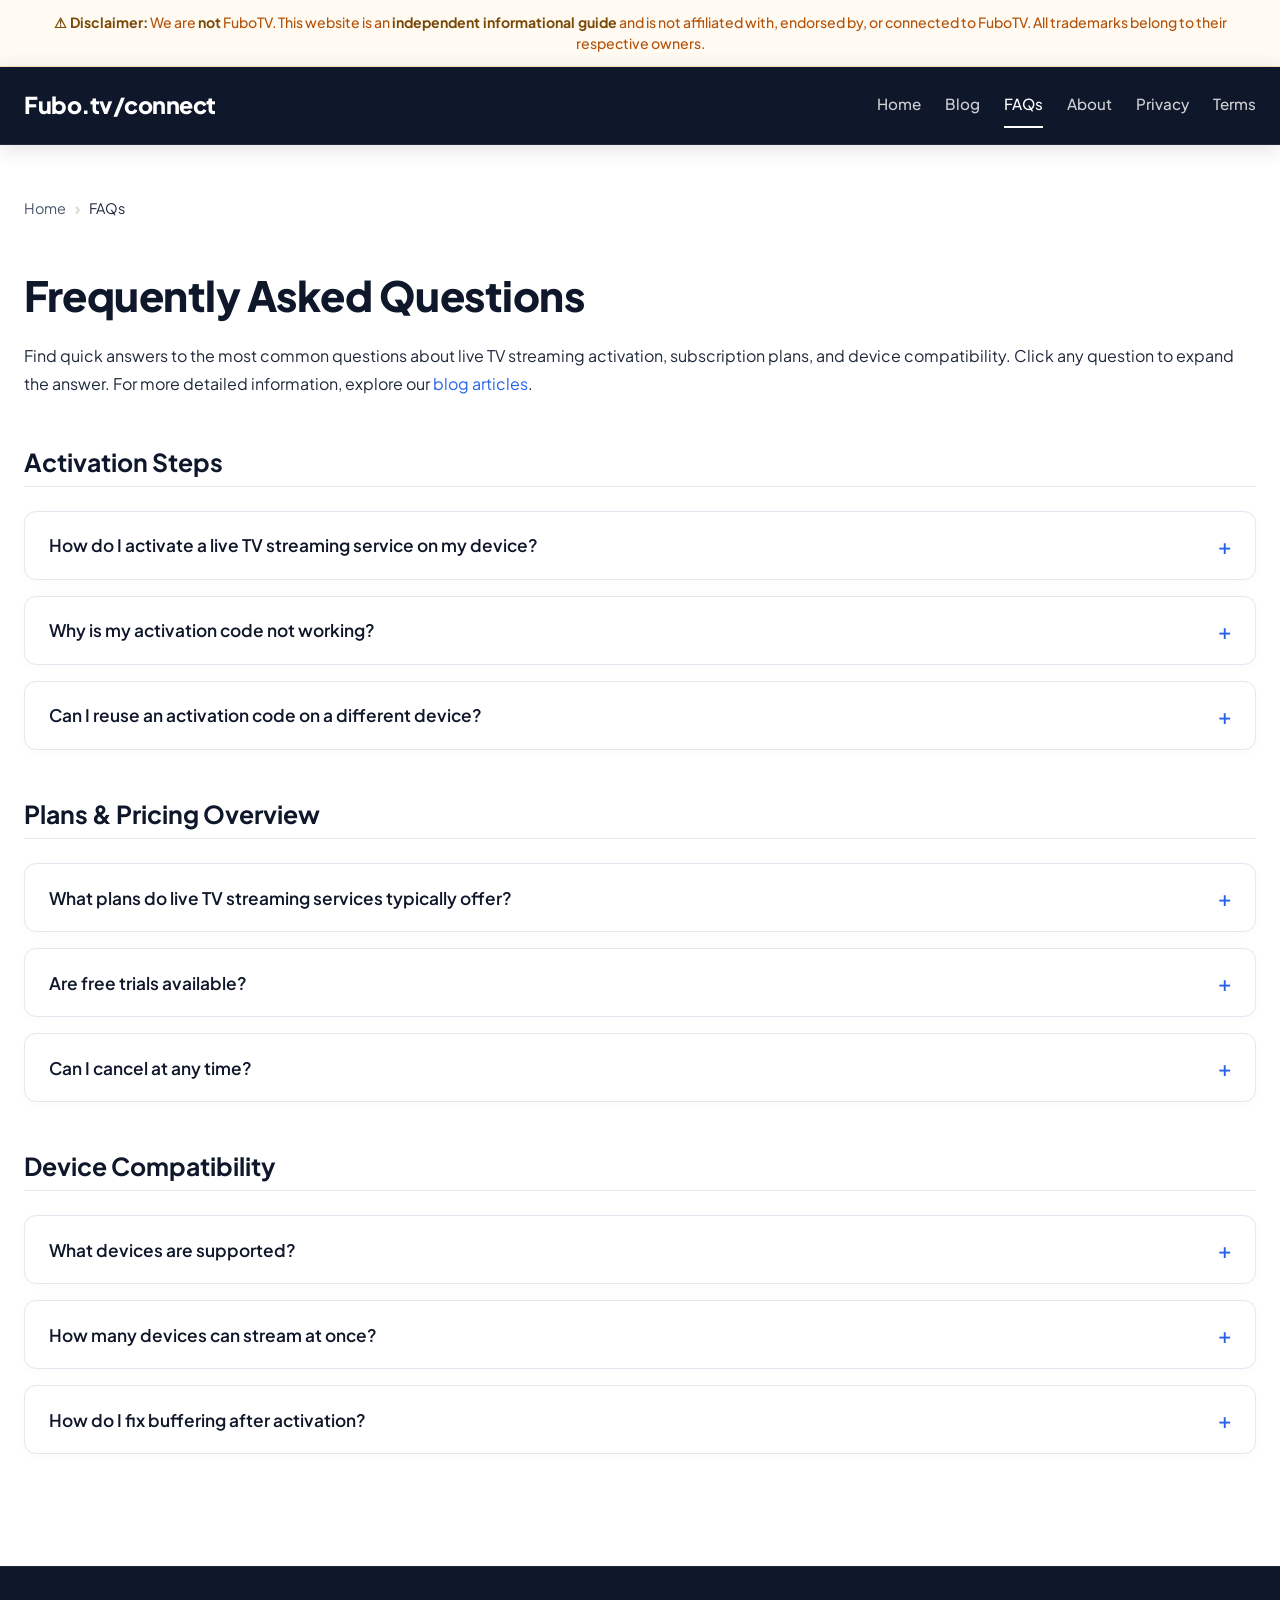
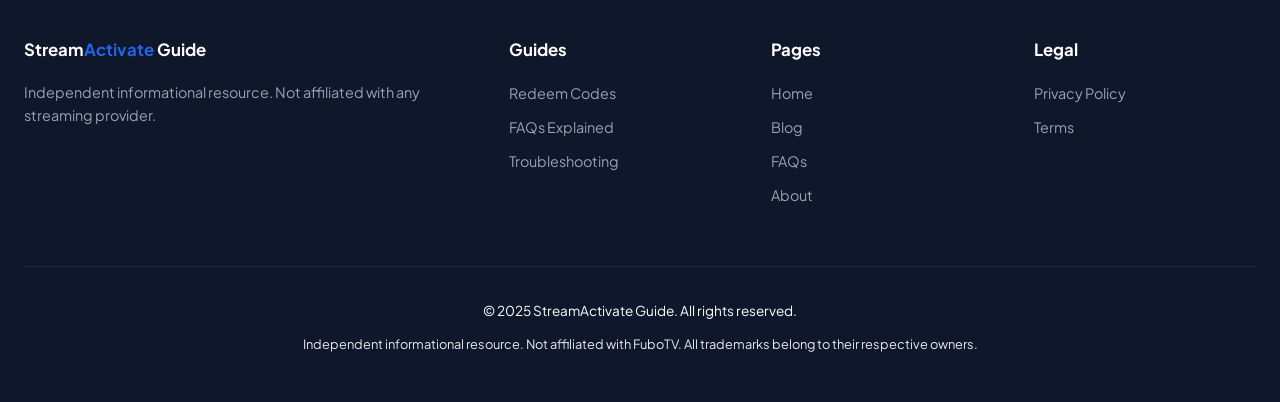
<file: faqs.html>
<!DOCTYPE html>
<html lang="en">
<head>
    <meta charset="UTF-8">
    <meta name="viewport" content="width=device-width, initial-scale=1.0">
    <meta name="robots" content="index, follow">
    <title>FAQs – Streaming Activation, Plans & Device Compatibility | StreamActivate Guide</title>
    <meta name="description" content="Frequently asked questions about live TV streaming activation steps, subscription plan overviews, and device compatibility. Quick answers to common streaming questions.">
    <link rel="canonical" href="https://fubotvlink.github.io/faqs.html">
    <meta property="og:type" content="website">
    <meta property="og:title" content="FAQs – Streaming Activation, Plans & Device Compatibility">
    <meta property="og:description" content="Quick answers to the most common questions about streaming service activation, plans, and devices.">
    <meta property="og:url" content="https://fubotvlink.github.io/faqs.html">
    <meta property="og:site_name" content="StreamActivate Guide">
    <meta name="twitter:card" content="summary_large_image">
    <link rel="stylesheet" href="css/styles.css">

    <script type="application/ld+json">
    {
        "@context": "https://schema.org",
        "@type": "FAQPage",
        "mainEntity": [
            {
                "@type": "Question",
                "name": "How do I activate a live TV streaming service on my device?",
                "acceptedAnswer": {
                    "@type": "Answer",
                    "text": "Download the streaming app on your device, open it and select 'Sign In' or 'Activate,' note the activation code displayed on your TV, visit the official activation URL on a phone or computer, enter the code while signed into your account, and wait for your TV to refresh. The process takes about 2 minutes."
                }
            },
            {
                "@type": "Question",
                "name": "Why is my streaming activation code not working?",
                "acceptedAnswer": {
                    "@type": "Answer",
                    "text": "Common reasons include: the code has expired (most expire in 15-30 minutes), a typo was made, you are on the wrong activation URL, or there is a network issue. Restart the app to get a new code and try again."
                }
            },
            {
                "@type": "Question",
                "name": "Can I reuse an activation code on multiple devices?",
                "acceptedAnswer": {
                    "@type": "Answer",
                    "text": "No. Each activation code is unique to a single device session. To activate additional devices, repeat the activation process on each device to generate a new code."
                }
            },
            {
                "@type": "Question",
                "name": "What subscription plans do live TV streaming services typically offer?",
                "acceptedAnswer": {
                    "@type": "Answer",
                    "text": "Most services offer tiered plans: a base plan (100+ channels, starting around $70-85/month), a mid-tier plan with more channels and features, and a premium plan with all channels and maximum DVR storage. Add-on packages for sports, international content, and premium channels are also common."
                }
            },
            {
                "@type": "Question",
                "name": "Are free trials available for streaming services?",
                "acceptedAnswer": {
                    "@type": "Answer",
                    "text": "Many live TV streaming services offer free trials of 3 to 7 days for new subscribers. Payment information is usually required upfront, and the subscription converts to a paid plan automatically unless you cancel before the trial ends."
                }
            },
            {
                "@type": "Question",
                "name": "What devices are compatible with live TV streaming services?",
                "acceptedAnswer": {
                    "@type": "Answer",
                    "text": "Most services support Roku, Amazon Fire TV, Apple TV, Chromecast, Samsung Smart TVs (2017+), LG Smart TVs, Xbox consoles, iOS and Android devices, and modern web browsers. Some also support Vizio and Hisense smart TVs. Check the specific provider's website for the latest compatibility list."
                }
            },
            {
                "@type": "Question",
                "name": "How many devices can stream simultaneously?",
                "acceptedAnswer": {
                    "@type": "Answer",
                    "text": "The number of simultaneous streams depends on your subscription plan. Base plans typically allow 2-3 streams, while premium plans may allow up to 10 simultaneous streams on a home network."
                }
            },
            {
                "@type": "Question",
                "name": "How do I fix buffering issues after activation?",
                "acceptedAnswer": {
                    "@type": "Answer",
                    "text": "Check your internet speed (minimum 10 Mbps for HD), restart your device and router, close other bandwidth-heavy apps, use a wired Ethernet connection instead of Wi-Fi, and lower the video quality in app settings if needed."
                }
            },
            {
                "@type": "Question",
                "name": "Can I cancel my streaming subscription at any time?",
                "acceptedAnswer": {
                    "@type": "Answer",
                    "text": "Yes. Most live TV streaming services are month-to-month with no contracts. Cancel anytime through your account settings. You retain access until the end of your current billing cycle."
                }
            }
        ]
    }
    </script>
</head>
<body id="top">
    <a href="#main-content" class="skip-link">Skip to main content</a>

    <div class="disclaimer-banner" role="alert">
        <strong>⚠ Disclaimer:</strong> We are <strong>not</strong> FuboTV. This website is an <strong>independent informational guide</strong> and is not affiliated with, endorsed by, or connected to FuboTV. All trademarks belong to their respective owners.
    </div>

    <header class="site-header">
        <div class="header-inner">
            <a href="index.html" class="site-logo">Fubo.tv/connect</a>
            <button class="nav-toggle" aria-label="Toggle navigation" aria-expanded="false" aria-controls="main-nav">&#9776;</button>
            <nav class="main-nav" id="main-nav" aria-label="Main navigation">
                <ul>
                    <li><a href="index.html">Home</a></li>
                    <li><a href="blog/index.html">Blog</a></li>
                    <li><a href="faqs.html" class="active">FAQs</a></li>
                    <li><a href="about.html">About</a></li>
                    <li><a href="privacy-policy.html">Privacy</a></li>
                    <li><a href="terms-and-conditions.html">Terms</a></li>
                </ul>
            </nav>
        </div>
    </header>

    <div class="page-wrap">
        <main id="main-content">
            <div class="content-wrap">

                <ol class="breadcrumbs" aria-label="Breadcrumb">
                    <li><a href="index.html">Home</a></li>
                    <li>FAQs</li>
                </ol>

                <h1>Frequently Asked Questions</h1>
                <p>Find quick answers to the most common questions about live TV streaming activation, subscription plans, and device compatibility. Click any question to expand the answer. For more detailed information, explore our <a href="blog/index.html">blog articles</a>.</p>

                <!-- Group 1: Activation Steps -->
                <h2 class="faq-group-title">Activation Steps</h2>
                <div class="faq-group">
                    <div class="faq-item">
                        <button class="faq-question" aria-expanded="false" aria-controls="faq1">How do I activate a live TV streaming service on my device?</button>
                        <div class="faq-answer" id="faq1" role="region">
                            <div class="faq-answer-inner">
                                <p>Download the streaming app from your device's official app store, open it, and select "Sign In" or "Activate." An activation code will appear on your TV. On a phone or computer, visit the official activation URL displayed on screen, enter the code while signed into your account, and your TV will refresh to show your streaming home screen. The entire process typically takes less than 2 minutes.</p>
                                <p>For a detailed walkthrough, read our <a href="blog/how-to-redeem-activation-codes.html">complete activation code guide</a>.</p>
                            </div>
                        </div>
                    </div>

                    <div class="faq-item">
                        <button class="faq-question" aria-expanded="false" aria-controls="faq2">Why is my activation code not working?</button>
                        <div class="faq-answer" id="faq2" role="region">
                            <div class="faq-answer-inner">
                                <p>Common causes include: an expired code (most expire in 15–30 minutes), a typo in your entry, entering the code on the wrong URL, or a network connectivity issue. Restart the streaming app to generate a fresh code and try again. Ensure you are on the correct official activation page.</p>
                            </div>
                        </div>
                    </div>

                    <div class="faq-item">
                        <button class="faq-question" aria-expanded="false" aria-controls="faq3">Can I reuse an activation code on a different device?</button>
                        <div class="faq-answer" id="faq3" role="region">
                            <div class="faq-answer-inner">
                                <p>No. Each code is generated for a specific device session and cannot be transferred. To add another device, open the streaming app on that device and repeat the activation process — a new unique code will be generated.</p>
                            </div>
                        </div>
                    </div>
                </div>

                <!-- Group 2: Plans Overview -->
                <h2 class="faq-group-title">Plans &amp; Pricing Overview</h2>
                <div class="faq-group">
                    <div class="faq-item">
                        <button class="faq-question" aria-expanded="false" aria-controls="faq4">What plans do live TV streaming services typically offer?</button>
                        <div class="faq-answer" id="faq4" role="region">
                            <div class="faq-answer-inner">
                                <p>Most services offer tiered plans: a <strong>base plan</strong> with 100+ channels (around $70–$85/month), a <strong>mid-tier plan</strong> adding more channels and simultaneous streams, and a <strong>premium plan</strong> with all channels, maximum DVR, and the most streams. Add-on packages for sports, international channels, and premium networks are also available. Pricing changes frequently — always check the official provider website.</p>
                                <p>Learn more in our <a href="blog/fubotv-faqs-explained.html">detailed FAQs article</a>.</p>
                            </div>
                        </div>
                    </div>

                    <div class="faq-item">
                        <button class="faq-question" aria-expanded="false" aria-controls="faq5">Are free trials available?</button>
                        <div class="faq-answer" id="faq5" role="region">
                            <div class="faq-answer-inner">
                                <p>Many services offer 3- to 7-day free trials for new subscribers. Payment information is typically required upfront. Your subscription will automatically convert to a paid plan at the trial's end unless cancelled. Check the specific service's website for current trial offers and terms.</p>
                            </div>
                        </div>
                    </div>

                    <div class="faq-item">
                        <button class="faq-question" aria-expanded="false" aria-controls="faq6">Can I cancel at any time?</button>
                        <div class="faq-answer" id="faq6" role="region">
                            <div class="faq-answer-inner">
                                <p>Yes. Most live TV streaming services, including FuboTV, are month-to-month with no long-term contracts. Cancel through your account settings on the provider's website. You retain access until the end of your billing period. Some services also offer a pause option.</p>
                            </div>
                        </div>
                    </div>
                </div>

                <!-- Group 3: Device Compatibility -->
                <h2 class="faq-group-title">Device Compatibility</h2>
                <div class="faq-group">
                    <div class="faq-item">
                        <button class="faq-question" aria-expanded="false" aria-controls="faq7">What devices are supported?</button>
                        <div class="faq-answer" id="faq7" role="region">
                            <div class="faq-answer-inner">
                                <p>Most major services support: Roku, Amazon Fire TV, Apple TV, Chromecast with Google TV, Samsung Smart TVs (2017+), LG Smart TVs (webOS), Xbox consoles, iPhones, iPads, Android devices, and modern web browsers. Support for PlayStation, Vizio, and Hisense TVs varies by provider. Always verify on the provider's official device support page.</p>
                            </div>
                        </div>
                    </div>

                    <div class="faq-item">
                        <button class="faq-question" aria-expanded="false" aria-controls="faq8">How many devices can stream at once?</button>
                        <div class="faq-answer" id="faq8" role="region">
                            <div class="faq-answer-inner">
                                <p>This depends on your plan. Base plans typically allow 2–3 simultaneous streams. Premium plans may allow up to 10 streams on a home network, with a smaller number permitted on mobile when away from home. Check your specific plan details.</p>
                            </div>
                        </div>
                    </div>

                    <div class="faq-item">
                        <button class="faq-question" aria-expanded="false" aria-controls="faq9">How do I fix buffering after activation?</button>
                        <div class="faq-answer" id="faq9" role="region">
                            <div class="faq-answer-inner">
                                <p>Verify your internet speed (minimum 10 Mbps for HD, 25+ for 4K). Restart your device and router. Close other apps consuming bandwidth. Try a wired Ethernet connection. Lower the video quality in the app settings. Update the app to the latest version. For more solutions, see our <a href="blog/activation-tips-troubleshooting.html">troubleshooting guide</a>.</p>
                            </div>
                        </div>
                    </div>
                </div>

            </div>
        </main>
    </div>

    <footer class="site-footer">
        <div class="footer-inner">
            <div class="footer-grid">
                <div class="footer-col"><h4>Stream<span style="color:var(--c-accent)">Activate</span> Guide</h4><p>Independent informational resource. Not affiliated with any streaming provider.</p></div>
                <div class="footer-col"><h4>Guides</h4><ul><li><a href="blog/how-to-redeem-activation-codes.html">Redeem Codes</a></li><li><a href="blog/fubotv-faqs-explained.html">FAQs Explained</a></li><li><a href="blog/activation-tips-troubleshooting.html">Troubleshooting</a></li></ul></div>
                <div class="footer-col"><h4>Pages</h4><ul><li><a href="index.html">Home</a></li><li><a href="blog/index.html">Blog</a></li><li><a href="faqs.html">FAQs</a></li><li><a href="about.html">About</a></li></ul></div>
                <div class="footer-col"><h4>Legal</h4><ul><li><a href="privacy-policy.html">Privacy Policy</a></li><li><a href="terms-and-conditions.html">Terms</a></li></ul></div>
            </div>
            <div class="footer-bottom">
                <p>&copy; 2025 StreamActivate Guide. All rights reserved.</p>
                <p class="footer-disclaimer">Independent informational resource. Not affiliated with FuboTV. All trademarks belong to their respective owners.</p>
            </div>
        </div>
    </footer>

    <a href="#top" class="back-to-top" id="backToTop" aria-label="Back to top">↑</a>
    <script src="js/main.js"></script>
</body>
</html>
</file>
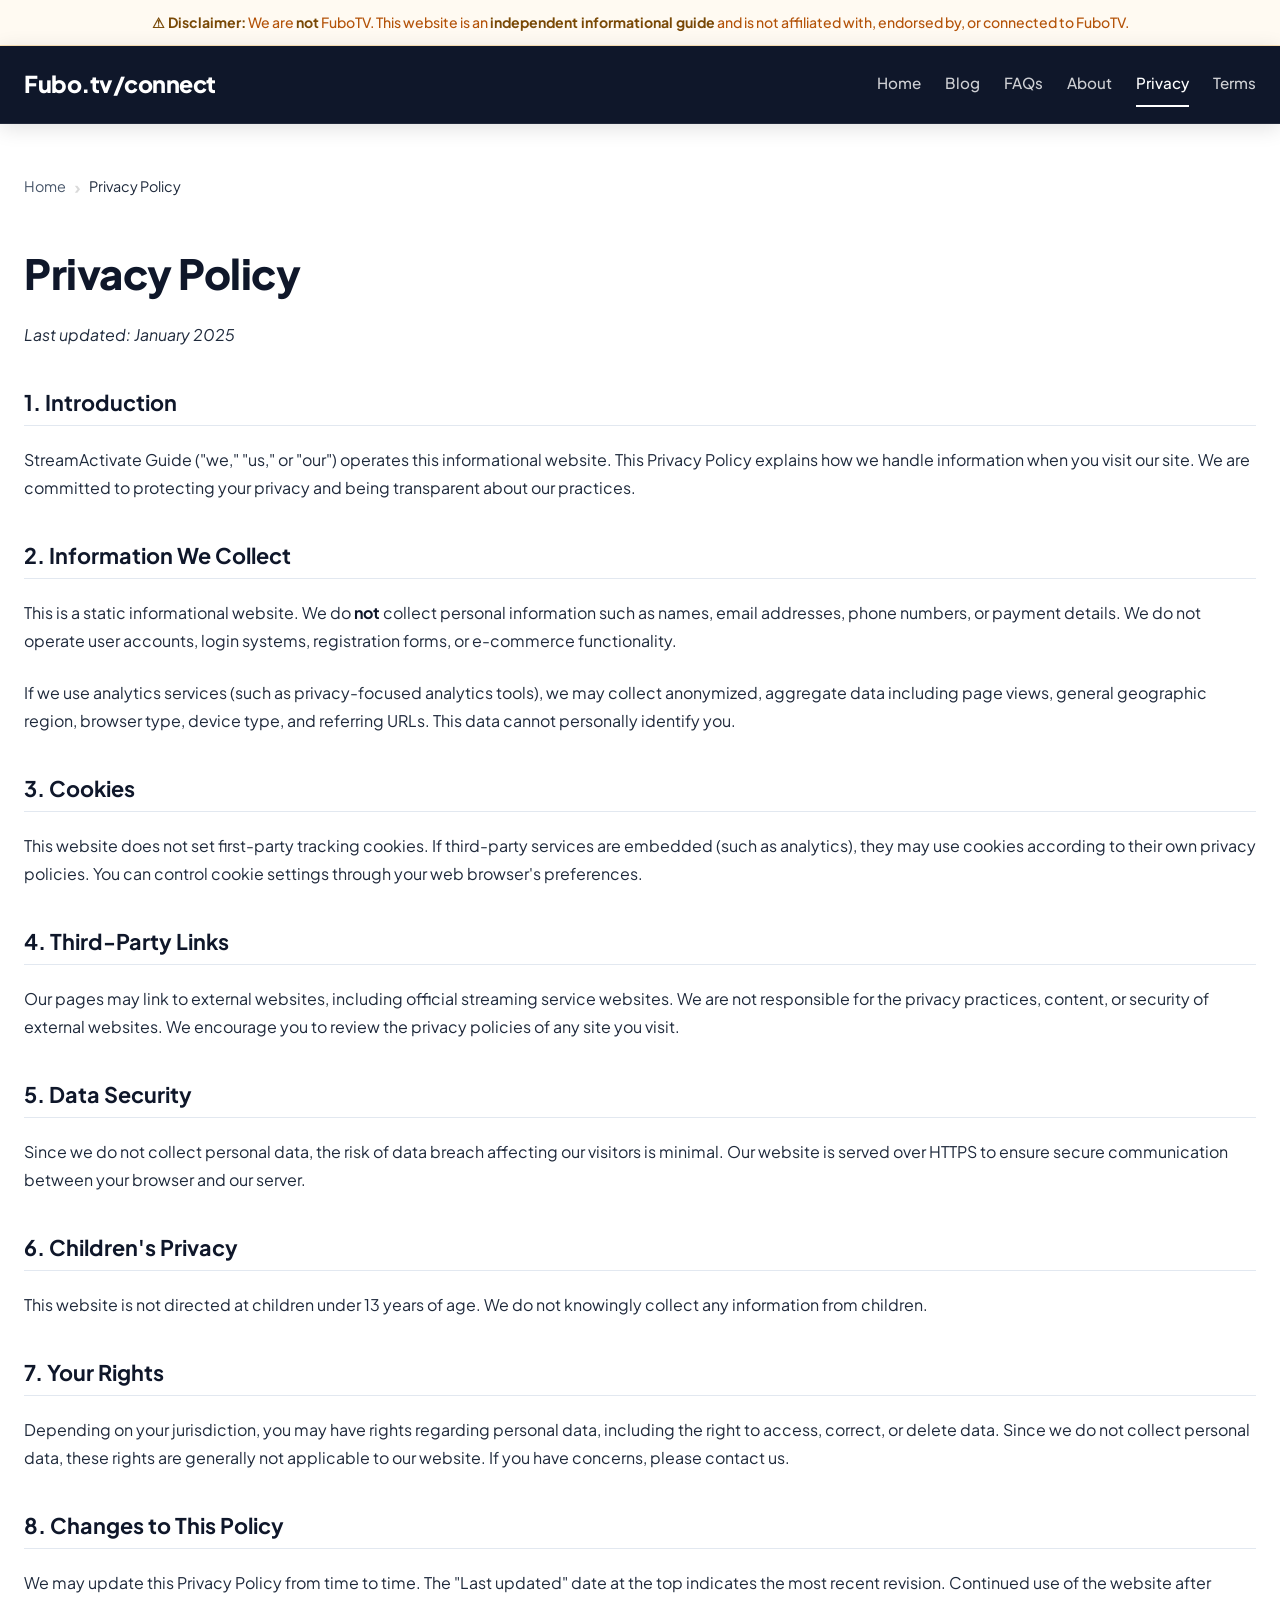
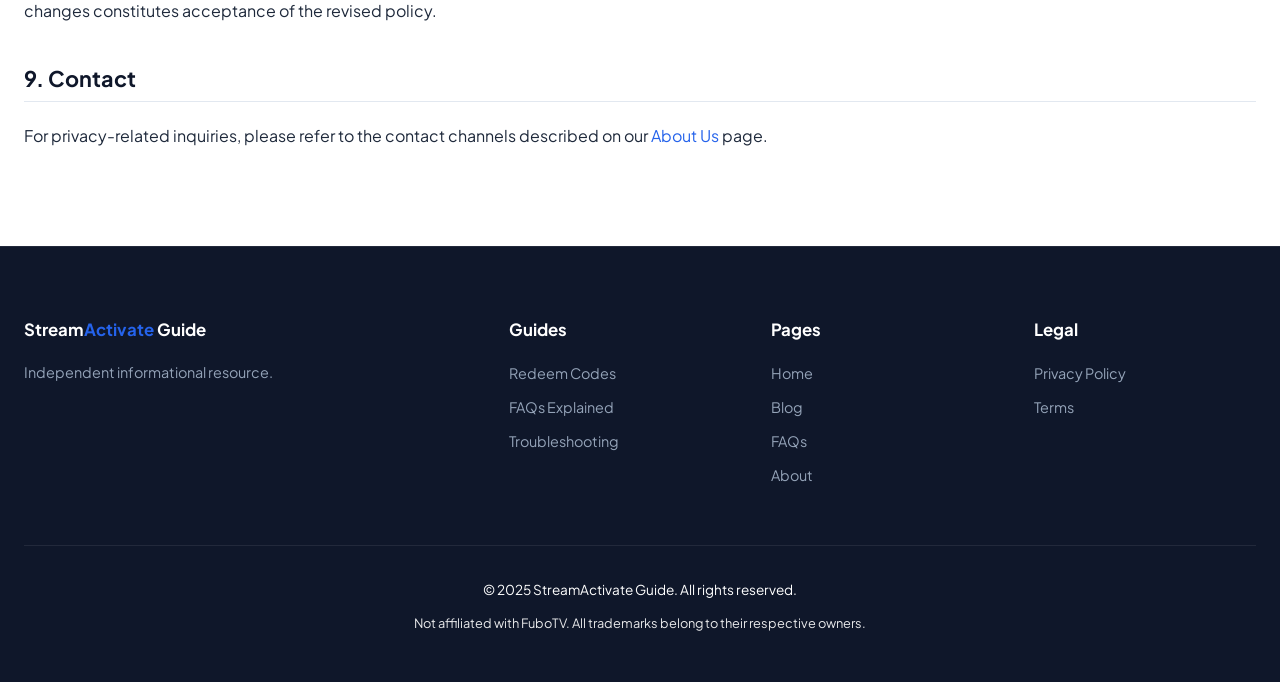
<file: privacy-policy.html>
<!DOCTYPE html>
<html lang="en">
<head>
    <meta charset="UTF-8">
    <meta name="viewport" content="width=device-width, initial-scale=1.0">
    <meta name="robots" content="index, follow">
    <title>Privacy Policy | StreamActivate Guide</title>
    <meta name="description" content="Privacy Policy for StreamActivate Guide. Learn how we handle visitor data on our independent streaming information website.">
    <link rel="canonical" href="https://fubotvlink.github.io/privacy-policy.html">
    <meta property="og:type" content="website">
    <meta property="og:title" content="Privacy Policy – StreamActivate Guide">
    <meta property="og:url" content="https://fubotvlink.github.io/privacy-policy.html">
    <meta property="og:site_name" content="StreamActivate Guide">
    <meta name="twitter:card" content="summary">
    <link rel="stylesheet" href="css/styles.css">
</head>
<body id="top">
    <a href="#main-content" class="skip-link">Skip to main content</a>

    <div class="disclaimer-banner" role="alert">
        <strong>⚠ Disclaimer:</strong> We are <strong>not</strong> FuboTV. This website is an <strong>independent informational guide</strong> and is not affiliated with, endorsed by, or connected to FuboTV.
    </div>

    <header class="site-header">
        <div class="header-inner">
            <a href="index.html" class="site-logo">Fubo.tv/connect</a>
            <button class="nav-toggle" aria-label="Toggle navigation" aria-expanded="false" aria-controls="main-nav">&#9776;</button>
            <nav class="main-nav" id="main-nav" aria-label="Main navigation">
                <ul>
                    <li><a href="index.html">Home</a></li>
                    <li><a href="blog/index.html">Blog</a></li>
                    <li><a href="faqs.html">FAQs</a></li>
                    <li><a href="about.html">About</a></li>
                    <li><a href="privacy-policy.html" class="active">Privacy</a></li>
                    <li><a href="terms-and-conditions.html">Terms</a></li>
                </ul>
            </nav>
        </div>
    </header>

    <div class="page-wrap">
        <main id="main-content">
            <div class="content-wrap legal-text">

                <ol class="breadcrumbs" aria-label="Breadcrumb">
                    <li><a href="index.html">Home</a></li>
                    <li>Privacy Policy</li>
                </ol>

                <h1>Privacy Policy</h1>
                <p><em>Last updated: January 2025</em></p>

                <h2>1. Introduction</h2>
                <p>StreamActivate Guide ("we," "us," or "our") operates this informational website. This Privacy Policy explains how we handle information when you visit our site. We are committed to protecting your privacy and being transparent about our practices.</p>

                <h2>2. Information We Collect</h2>
                <p>This is a static informational website. We do <strong>not</strong> collect personal information such as names, email addresses, phone numbers, or payment details. We do not operate user accounts, login systems, registration forms, or e-commerce functionality.</p>
                <p>If we use analytics services (such as privacy-focused analytics tools), we may collect anonymized, aggregate data including page views, general geographic region, browser type, device type, and referring URLs. This data cannot personally identify you.</p>

                <h2>3. Cookies</h2>
                <p>This website does not set first-party tracking cookies. If third-party services are embedded (such as analytics), they may use cookies according to their own privacy policies. You can control cookie settings through your web browser's preferences.</p>

                <h2>4. Third-Party Links</h2>
                <p>Our pages may link to external websites, including official streaming service websites. We are not responsible for the privacy practices, content, or security of external websites. We encourage you to review the privacy policies of any site you visit.</p>

                <h2>5. Data Security</h2>
                <p>Since we do not collect personal data, the risk of data breach affecting our visitors is minimal. Our website is served over HTTPS to ensure secure communication between your browser and our server.</p>

                <h2>6. Children's Privacy</h2>
                <p>This website is not directed at children under 13 years of age. We do not knowingly collect any information from children.</p>

                <h2>7. Your Rights</h2>
                <p>Depending on your jurisdiction, you may have rights regarding personal data, including the right to access, correct, or delete data. Since we do not collect personal data, these rights are generally not applicable to our website. If you have concerns, please contact us.</p>

                <h2>8. Changes to This Policy</h2>
                <p>We may update this Privacy Policy from time to time. The "Last updated" date at the top indicates the most recent revision. Continued use of the website after changes constitutes acceptance of the revised policy.</p>

                <h2>9. Contact</h2>
                <p>For privacy-related inquiries, please refer to the contact channels described on our <a href="about.html">About Us</a> page.</p>

            </div>
        </main>
    </div>

    <footer class="site-footer">
        <div class="footer-inner">
            <div class="footer-grid">
                <div class="footer-col"><h4>Stream<span style="color:var(--c-accent)">Activate</span> Guide</h4><p>Independent informational resource.</p></div>
                <div class="footer-col"><h4>Guides</h4><ul><li><a href="blog/how-to-redeem-activation-codes.html">Redeem Codes</a></li><li><a href="blog/fubotv-faqs-explained.html">FAQs Explained</a></li><li><a href="blog/activation-tips-troubleshooting.html">Troubleshooting</a></li></ul></div>
                <div class="footer-col"><h4>Pages</h4><ul><li><a href="index.html">Home</a></li><li><a href="blog/index.html">Blog</a></li><li><a href="faqs.html">FAQs</a></li><li><a href="about.html">About</a></li></ul></div>
                <div class="footer-col"><h4>Legal</h4><ul><li><a href="privacy-policy.html">Privacy Policy</a></li><li><a href="terms-and-conditions.html">Terms</a></li></ul></div>
            </div>
            <div class="footer-bottom">
                <p>&copy; 2025 StreamActivate Guide. All rights reserved.</p>
                <p class="footer-disclaimer">Not affiliated with FuboTV. All trademarks belong to their respective owners.</p>
            </div>
        </div>
    </footer>

    <a href="#top" class="back-to-top" id="backToTop" aria-label="Back to top">↑</a>
    <script src="js/main.js"></script>
</body>
</html>
</file>
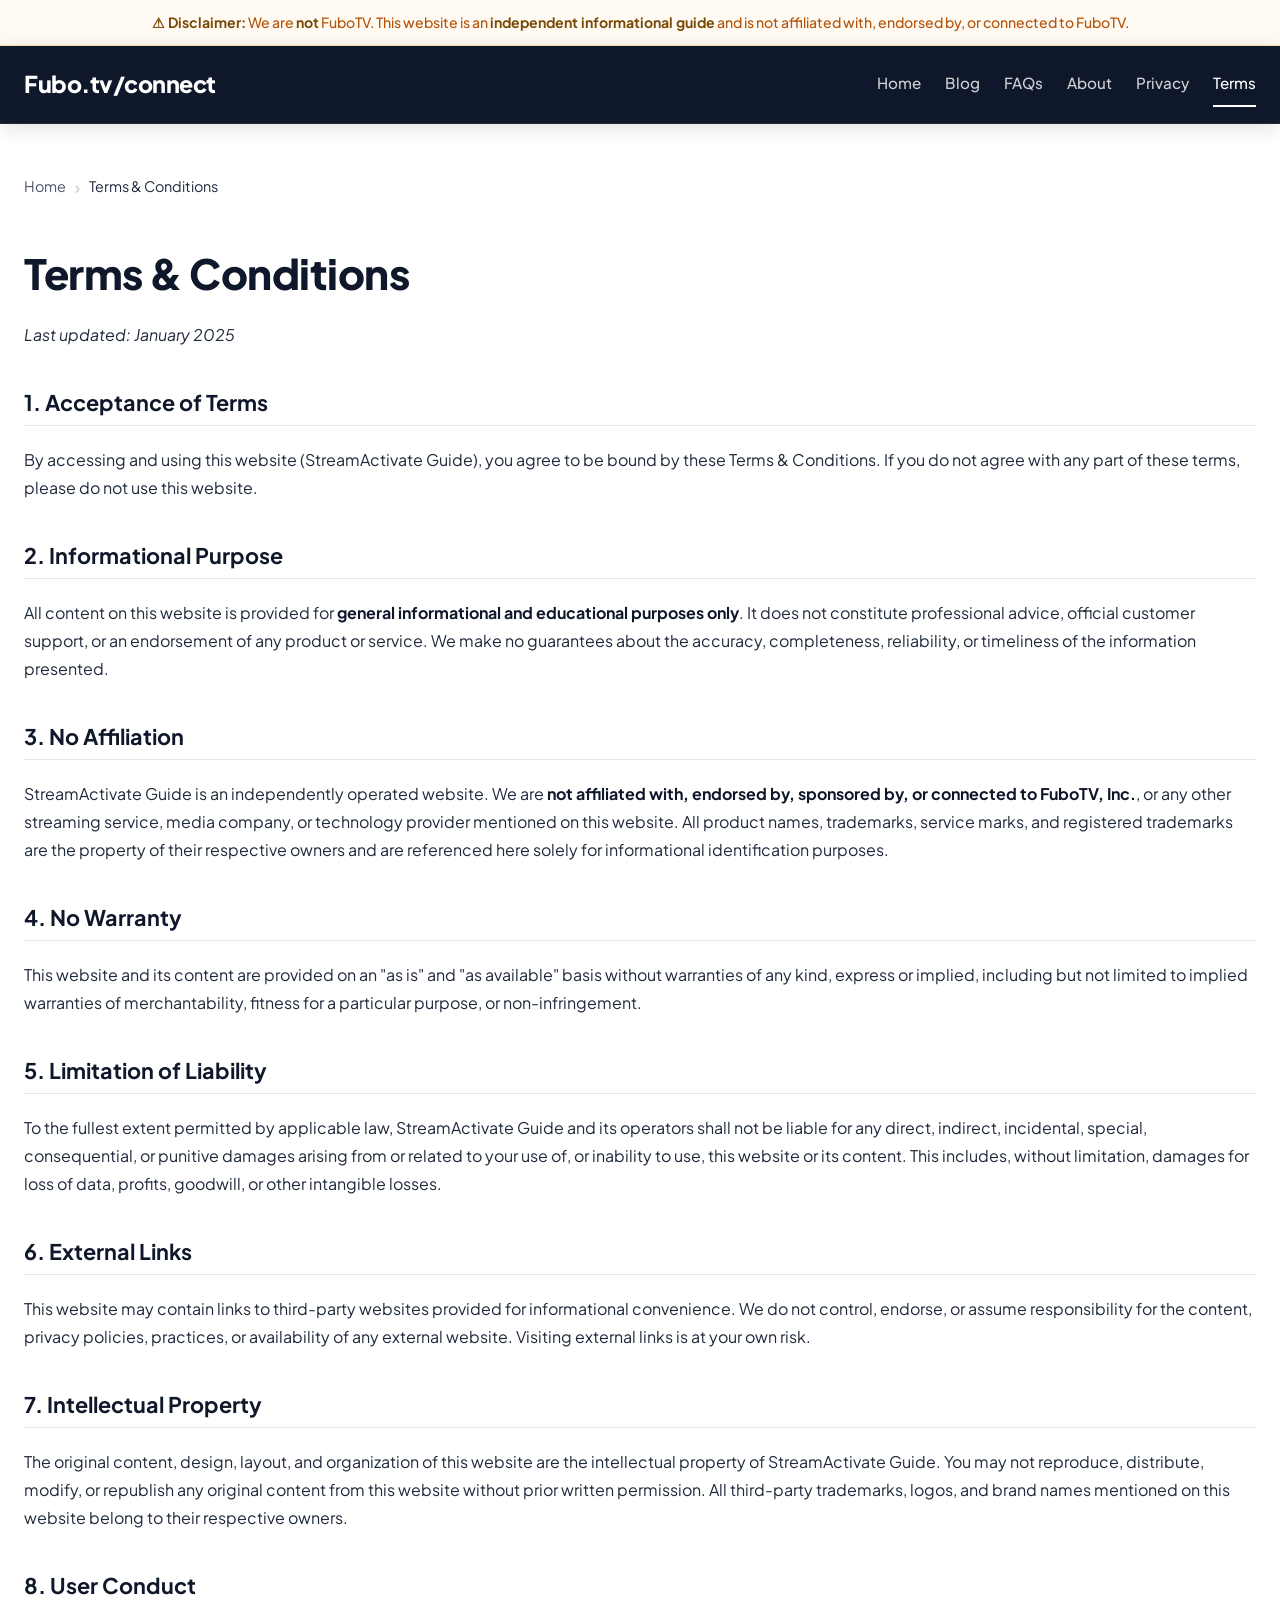
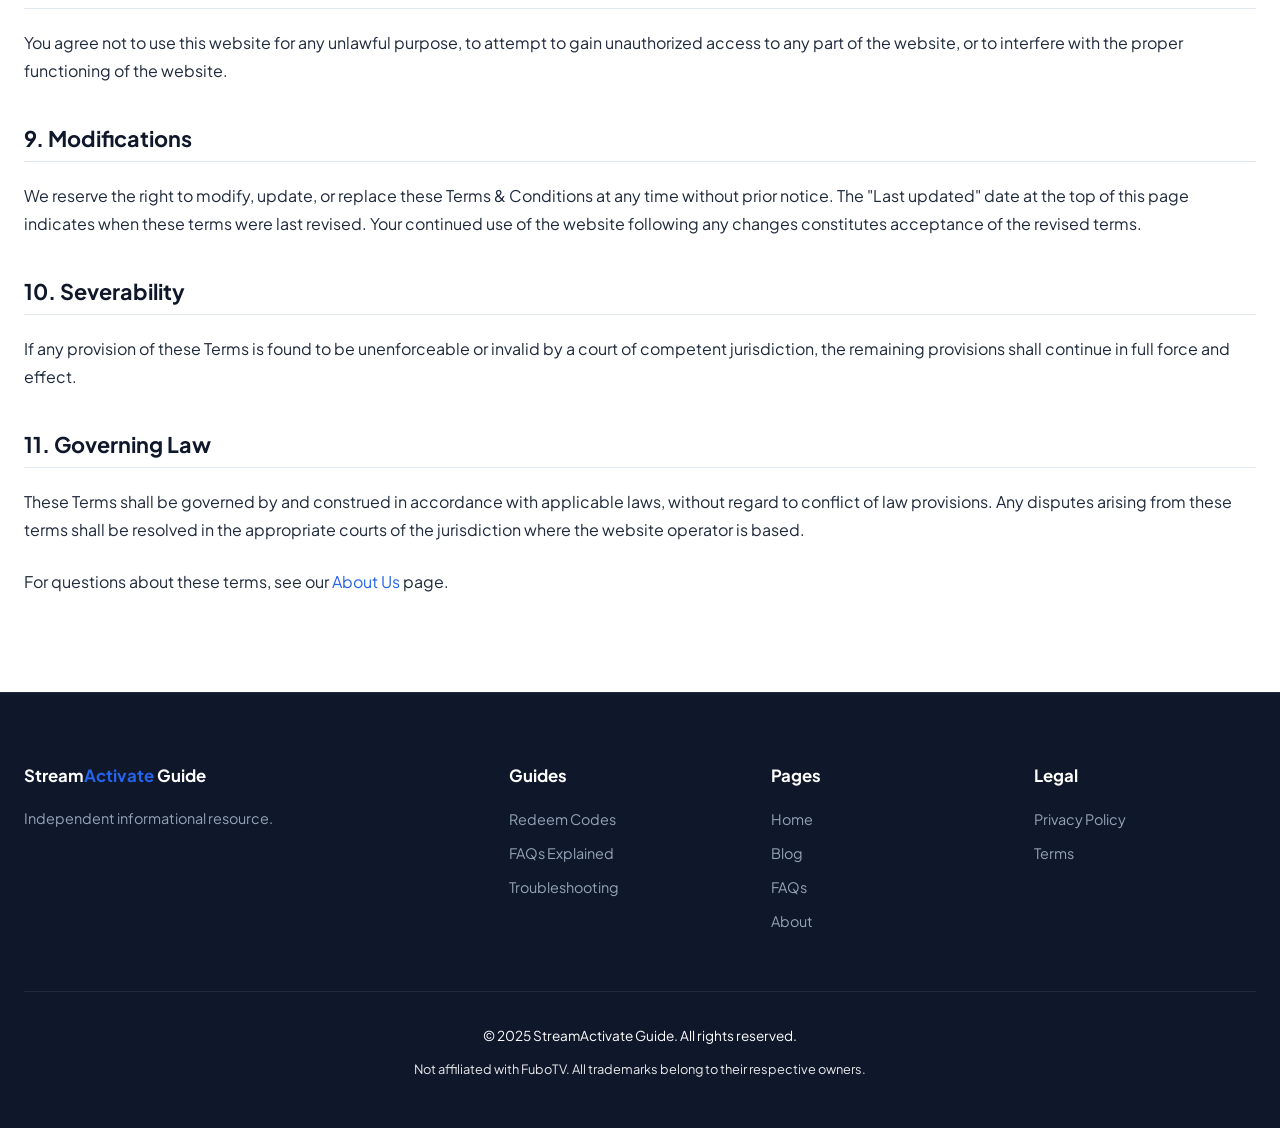
<file: terms-and-conditions.html>
<!DOCTYPE html>
<html lang="en">
<head>
    <meta charset="UTF-8">
    <meta name="viewport" content="width=device-width, initial-scale=1.0">
    <meta name="robots" content="index, follow">
    <title>Terms & Conditions | StreamActivate Guide</title>
    <meta name="description" content="Terms and Conditions for StreamActivate Guide. Understand the rules governing the use of our independent streaming informational website.">
    <link rel="canonical" href="https://fubotvlink.github.io/terms-and-conditions.html">
    <meta property="og:type" content="website">
    <meta property="og:title" content="Terms & Conditions – StreamActivate Guide">
    <meta property="og:url" content="https://fubotvlink.github.io/terms-and-conditions.html">
    <meta property="og:site_name" content="StreamActivate Guide">
    <meta name="twitter:card" content="summary">
    <link rel="stylesheet" href="css/styles.css">
</head>
<body id="top">
    <a href="#main-content" class="skip-link">Skip to main content</a>

    <div class="disclaimer-banner" role="alert">
        <strong>⚠ Disclaimer:</strong> We are <strong>not</strong> FuboTV. This website is an <strong>independent informational guide</strong> and is not affiliated with, endorsed by, or connected to FuboTV.
    </div>

    <header class="site-header">
        <div class="header-inner">
            <a href="index.html" class="site-logo">Fubo.tv/connect</a>
            <button class="nav-toggle" aria-label="Toggle navigation" aria-expanded="false" aria-controls="main-nav">&#9776;</button>
            <nav class="main-nav" id="main-nav" aria-label="Main navigation">
                <ul>
                    <li><a href="index.html">Home</a></li>
                    <li><a href="blog/index.html">Blog</a></li>
                    <li><a href="faqs.html">FAQs</a></li>
                    <li><a href="about.html">About</a></li>
                    <li><a href="privacy-policy.html">Privacy</a></li>
                    <li><a href="terms-and-conditions.html" class="active">Terms</a></li>
                </ul>
            </nav>
        </div>
    </header>

    <div class="page-wrap">
        <main id="main-content">
            <div class="content-wrap legal-text">

                <ol class="breadcrumbs" aria-label="Breadcrumb">
                    <li><a href="index.html">Home</a></li>
                    <li>Terms &amp; Conditions</li>
                </ol>

                <h1>Terms &amp; Conditions</h1>
                <p><em>Last updated: January 2025</em></p>

                <h2>1. Acceptance of Terms</h2>
                <p>By accessing and using this website (StreamActivate Guide), you agree to be bound by these Terms &amp; Conditions. If you do not agree with any part of these terms, please do not use this website.</p>

                <h2>2. Informational Purpose</h2>
                <p>All content on this website is provided for <strong>general informational and educational purposes only</strong>. It does not constitute professional advice, official customer support, or an endorsement of any product or service. We make no guarantees about the accuracy, completeness, reliability, or timeliness of the information presented.</p>

                <h2>3. No Affiliation</h2>
                <p>StreamActivate Guide is an independently operated website. We are <strong>not affiliated with, endorsed by, sponsored by, or connected to FuboTV, Inc.</strong>, or any other streaming service, media company, or technology provider mentioned on this website. All product names, trademarks, service marks, and registered trademarks are the property of their respective owners and are referenced here solely for informational identification purposes.</p>

                <h2>4. No Warranty</h2>
                <p>This website and its content are provided on an "as is" and "as available" basis without warranties of any kind, express or implied, including but not limited to implied warranties of merchantability, fitness for a particular purpose, or non-infringement.</p>

                <h2>5. Limitation of Liability</h2>
                <p>To the fullest extent permitted by applicable law, StreamActivate Guide and its operators shall not be liable for any direct, indirect, incidental, special, consequential, or punitive damages arising from or related to your use of, or inability to use, this website or its content. This includes, without limitation, damages for loss of data, profits, goodwill, or other intangible losses.</p>

                <h2>6. External Links</h2>
                <p>This website may contain links to third-party websites provided for informational convenience. We do not control, endorse, or assume responsibility for the content, privacy policies, practices, or availability of any external website. Visiting external links is at your own risk.</p>

                <h2>7. Intellectual Property</h2>
                <p>The original content, design, layout, and organization of this website are the intellectual property of StreamActivate Guide. You may not reproduce, distribute, modify, or republish any original content from this website without prior written permission. All third-party trademarks, logos, and brand names mentioned on this website belong to their respective owners.</p>

                <h2>8. User Conduct</h2>
                <p>You agree not to use this website for any unlawful purpose, to attempt to gain unauthorized access to any part of the website, or to interfere with the proper functioning of the website.</p>

                <h2>9. Modifications</h2>
                <p>We reserve the right to modify, update, or replace these Terms &amp; Conditions at any time without prior notice. The "Last updated" date at the top of this page indicates when these terms were last revised. Your continued use of the website following any changes constitutes acceptance of the revised terms.</p>

                <h2>10. Severability</h2>
                <p>If any provision of these Terms is found to be unenforceable or invalid by a court of competent jurisdiction, the remaining provisions shall continue in full force and effect.</p>

                <h2>11. Governing Law</h2>
                <p>These Terms shall be governed by and construed in accordance with applicable laws, without regard to conflict of law provisions. Any disputes arising from these terms shall be resolved in the appropriate courts of the jurisdiction where the website operator is based.</p>

                <p>For questions about these terms, see our <a href="about.html">About Us</a> page.</p>

            </div>
        </main>
    </div>

    <footer class="site-footer">
        <div class="footer-inner">
            <div class="footer-grid">
                <div class="footer-col"><h4>Stream<span style="color:var(--c-accent)">Activate</span> Guide</h4><p>Independent informational resource.</p></div>
                <div class="footer-col"><h4>Guides</h4><ul><li><a href="blog/how-to-redeem-activation-codes.html">Redeem Codes</a></li><li><a href="blog/fubotv-faqs-explained.html">FAQs Explained</a></li><li><a href="blog/activation-tips-troubleshooting.html">Troubleshooting</a></li></ul></div>
                <div class="footer-col"><h4>Pages</h4><ul><li><a href="index.html">Home</a></li><li><a href="blog/index.html">Blog</a></li><li><a href="faqs.html">FAQs</a></li><li><a href="about.html">About</a></li></ul></div>
                <div class="footer-col"><h4>Legal</h4><ul><li><a href="privacy-policy.html">Privacy Policy</a></li><li><a href="terms-and-conditions.html">Terms</a></li></ul></div>
            </div>
            <div class="footer-bottom">
                <p>&copy; 2025 StreamActivate Guide. All rights reserved.</p>
                <p class="footer-disclaimer">Not affiliated with FuboTV. All trademarks belong to their respective owners.</p>
            </div>
        </div>
    </footer>

    <a href="#top" class="back-to-top" id="backToTop" aria-label="Back to top">↑</a>
    <script src="js/main.js"></script>
</body>
</html>
</file>
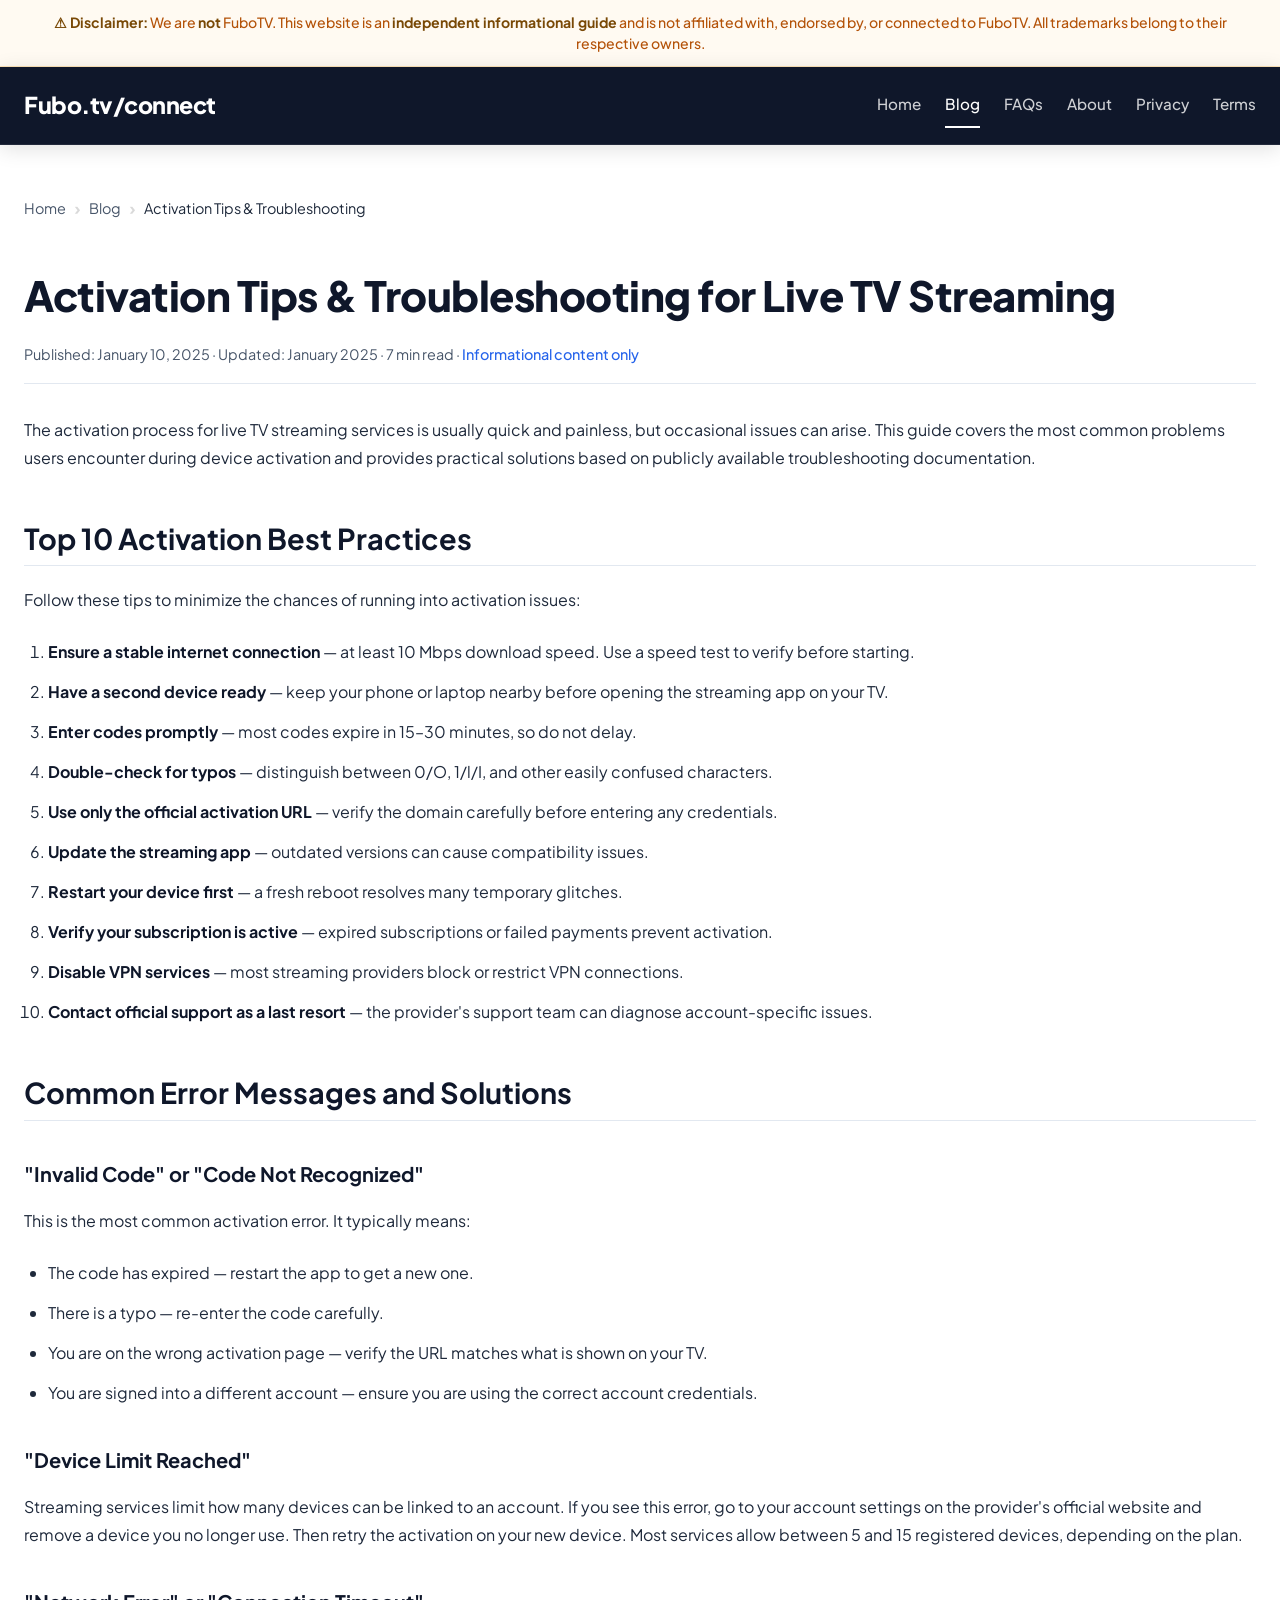
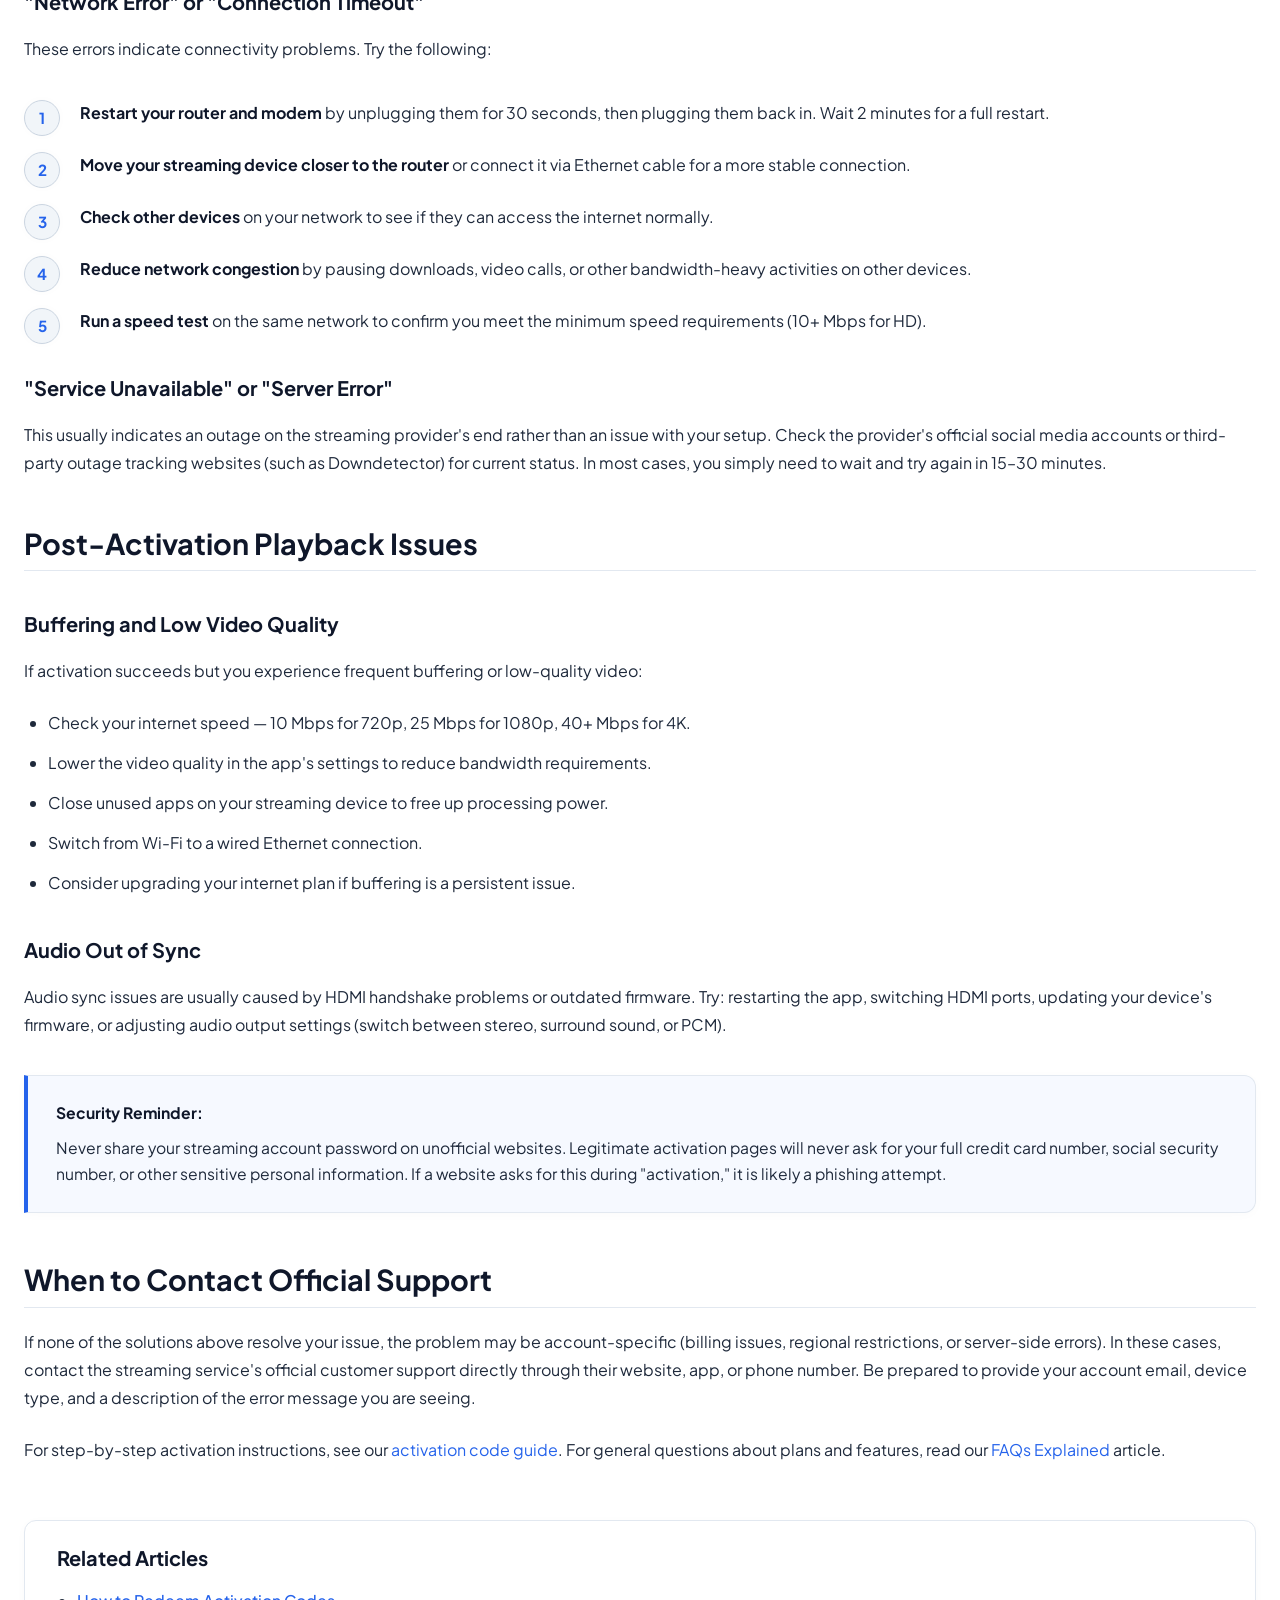
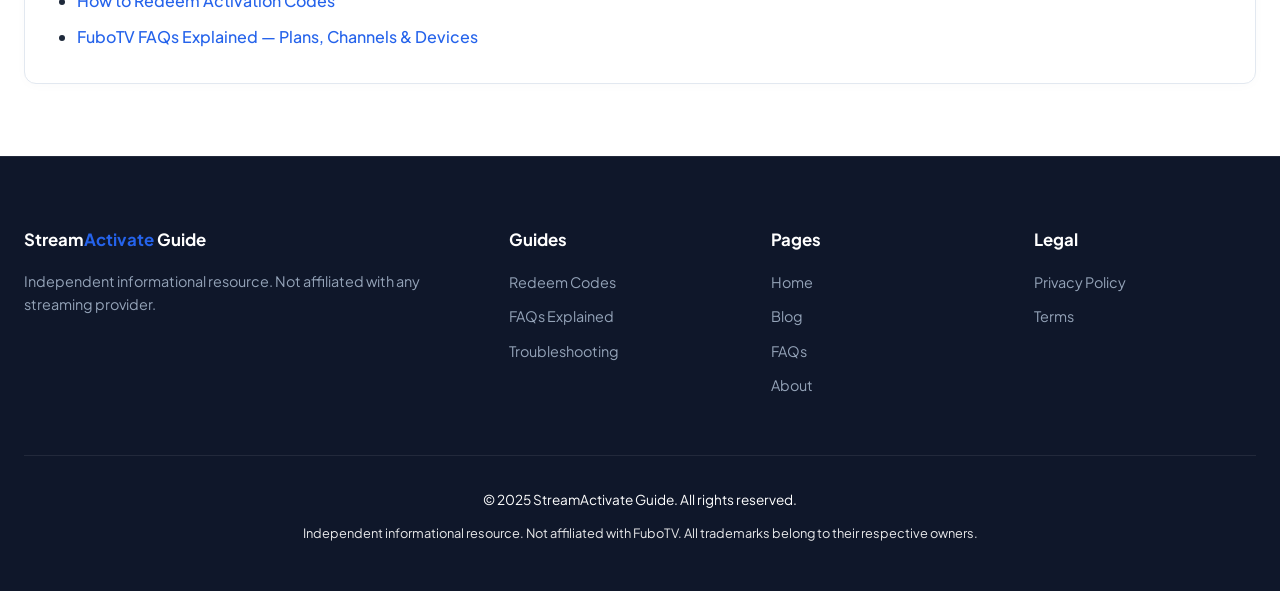
<file: blog/activation-tips-troubleshooting.html>
<!DOCTYPE html>
<html lang="en">
<head>
    <meta charset="UTF-8">
    <meta name="viewport" content="width=device-width, initial-scale=1.0">
    <meta name="robots" content="index, follow">
    <title>Activation Tips & Troubleshooting for Streaming Services | StreamActivate Guide</title>
    <meta name="description" content="Solve common streaming activation problems including invalid codes, network errors, device limits, and buffering. Practical troubleshooting tips for all devices.">
    <link rel="canonical" href="https://fubotvlink.github.io/blog/activation-tips-troubleshooting.html">
    <meta property="og:type" content="article">
    <meta property="og:title" content="Activation Tips & Troubleshooting for Streaming Services">
    <meta property="og:description" content="Practical solutions for common streaming activation problems and playback issues.">
    <meta property="og:url" content="https://fubotvlink.github.io/blog/activation-tips-troubleshooting.html">
    <meta property="og:site_name" content="StreamActivate Guide">
    <meta name="twitter:card" content="summary_large_image">
    <link rel="stylesheet" href="../css/styles.css">

    <script type="application/ld+json">
    {
        "@context": "https://schema.org",
        "@type": "Article",
        "headline": "Activation Tips and Troubleshooting for Live TV Streaming Services",
        "description": "Practical troubleshooting advice for common streaming activation problems including invalid codes, device limits, network errors, and buffering issues.",
        "author": { "@type": "Organization", "name": "StreamActivate Guide" },
        "publisher": { "@type": "Organization", "name": "StreamActivate Guide" },
        "datePublished": "2025-01-10",
        "dateModified": "2025-01-10",
        "mainEntityOfPage": {
            "@type": "WebPage",
            "@id": "https://fubotvlink.github.io/blog/activation-tips-troubleshooting.html"
        }
    }
    </script>
</head>
<body id="top">
    <a href="#main-content" class="skip-link">Skip to main content</a>

    <div class="disclaimer-banner" role="alert">
        <strong>⚠ Disclaimer:</strong> We are <strong>not</strong> FuboTV. This website is an <strong>independent informational guide</strong> and is not affiliated with, endorsed by, or connected to FuboTV. All trademarks belong to their respective owners.
    </div>

    <header class="site-header">
        <div class="header-inner">
            <a href="../index.html" class="site-logo">Fubo.tv/connect</a>
            <button class="nav-toggle" aria-label="Toggle navigation" aria-expanded="false" aria-controls="main-nav">&#9776;</button>
            <nav class="main-nav" id="main-nav" aria-label="Main navigation">
                <ul>
                    <li><a href="../index.html">Home</a></li>
                    <li><a href="index.html" class="active">Blog</a></li>
                    <li><a href="../faqs.html">FAQs</a></li>
                    <li><a href="../about.html">About</a></li>
                    <li><a href="../privacy-policy.html">Privacy</a></li>
                    <li><a href="../terms-and-conditions.html">Terms</a></li>
                </ul>
            </nav>
        </div>
    </header>

    <div class="page-wrap">
        <main id="main-content">
            <article class="content-wrap">

                <ol class="breadcrumbs" aria-label="Breadcrumb">
                    <li><a href="../index.html">Home</a></li>
                    <li><a href="index.html">Blog</a></li>
                    <li>Activation Tips &amp; Troubleshooting</li>
                </ol>

                <h1>Activation Tips &amp; Troubleshooting for Live TV Streaming</h1>
                <p class="article-meta">Published: January 10, 2025 · Updated: January 2025 · 7 min read · <em>Informational content only</em></p>

                <p>The activation process for live TV streaming services is usually quick and painless, but occasional issues can arise. This guide covers the most common problems users encounter during device activation and provides practical solutions based on publicly available troubleshooting documentation.</p>

                <h2>Top 10 Activation Best Practices</h2>
                <p>Follow these tips to minimize the chances of running into activation issues:</p>
                <ol>
                    <li><strong>Ensure a stable internet connection</strong> — at least 10 Mbps download speed. Use a speed test to verify before starting.</li>
                    <li><strong>Have a second device ready</strong> — keep your phone or laptop nearby before opening the streaming app on your TV.</li>
                    <li><strong>Enter codes promptly</strong> — most codes expire in 15–30 minutes, so do not delay.</li>
                    <li><strong>Double-check for typos</strong> — distinguish between 0/O, 1/l/I, and other easily confused characters.</li>
                    <li><strong>Use only the official activation URL</strong> — verify the domain carefully before entering any credentials.</li>
                    <li><strong>Update the streaming app</strong> — outdated versions can cause compatibility issues.</li>
                    <li><strong>Restart your device first</strong> — a fresh reboot resolves many temporary glitches.</li>
                    <li><strong>Verify your subscription is active</strong> — expired subscriptions or failed payments prevent activation.</li>
                    <li><strong>Disable VPN services</strong> — most streaming providers block or restrict VPN connections.</li>
                    <li><strong>Contact official support as a last resort</strong> — the provider's support team can diagnose account-specific issues.</li>
                </ol>

                <h2>Common Error Messages and Solutions</h2>

                <h3>"Invalid Code" or "Code Not Recognized"</h3>
                <p>This is the most common activation error. It typically means:</p>
                <ul>
                    <li>The code has expired — restart the app to get a new one.</li>
                    <li>There is a typo — re-enter the code carefully.</li>
                    <li>You are on the wrong activation page — verify the URL matches what is shown on your TV.</li>
                    <li>You are signed into a different account — ensure you are using the correct account credentials.</li>
                </ul>

                <h3>"Device Limit Reached"</h3>
                <p>Streaming services limit how many devices can be linked to an account. If you see this error, go to your account settings on the provider's official website and remove a device you no longer use. Then retry the activation on your new device. Most services allow between 5 and 15 registered devices, depending on the plan.</p>

                <h3>"Network Error" or "Connection Timeout"</h3>
                <p>These errors indicate connectivity problems. Try the following:</p>
                <ol class="step-list">
                    <li><strong>Restart your router and modem</strong> by unplugging them for 30 seconds, then plugging them back in. Wait 2 minutes for a full restart.</li>
                    <li><strong>Move your streaming device closer to the router</strong> or connect it via Ethernet cable for a more stable connection.</li>
                    <li><strong>Check other devices</strong> on your network to see if they can access the internet normally.</li>
                    <li><strong>Reduce network congestion</strong> by pausing downloads, video calls, or other bandwidth-heavy activities on other devices.</li>
                    <li><strong>Run a speed test</strong> on the same network to confirm you meet the minimum speed requirements (10+ Mbps for HD).</li>
                </ol>

                <h3>"Service Unavailable" or "Server Error"</h3>
                <p>This usually indicates an outage on the streaming provider's end rather than an issue with your setup. Check the provider's official social media accounts or third-party outage tracking websites (such as Downdetector) for current status. In most cases, you simply need to wait and try again in 15–30 minutes.</p>

                <h2>Post-Activation Playback Issues</h2>

                <h3>Buffering and Low Video Quality</h3>
                <p>If activation succeeds but you experience frequent buffering or low-quality video:</p>
                <ul>
                    <li>Check your internet speed — 10 Mbps for 720p, 25 Mbps for 1080p, 40+ Mbps for 4K.</li>
                    <li>Lower the video quality in the app's settings to reduce bandwidth requirements.</li>
                    <li>Close unused apps on your streaming device to free up processing power.</li>
                    <li>Switch from Wi-Fi to a wired Ethernet connection.</li>
                    <li>Consider upgrading your internet plan if buffering is a persistent issue.</li>
                </ul>

                <h3>Audio Out of Sync</h3>
                <p>Audio sync issues are usually caused by HDMI handshake problems or outdated firmware. Try: restarting the app, switching HDMI ports, updating your device's firmware, or adjusting audio output settings (switch between stereo, surround sound, or PCM).</p>

                <div class="info-box">
                    <strong> Security Reminder:</strong>
                    Never share your streaming account password on unofficial websites. Legitimate activation pages will never ask for your full credit card number, social security number, or other sensitive personal information. If a website asks for this during "activation," it is likely a phishing attempt.
                </div>

                <h2>When to Contact Official Support</h2>
                <p>If none of the solutions above resolve your issue, the problem may be account-specific (billing issues, regional restrictions, or server-side errors). In these cases, contact the streaming service's official customer support directly through their website, app, or phone number. Be prepared to provide your account email, device type, and a description of the error message you are seeing.</p>

                <p>For step-by-step activation instructions, see our <a href="how-to-redeem-activation-codes.html">activation code guide</a>. For general questions about plans and features, read our <a href="fubotv-faqs-explained.html">FAQs Explained</a> article.</p>

                <aside class="related-posts">
                    <h2>Related Articles</h2>
                    <ul>
                        <li><a href="how-to-redeem-activation-codes.html">How to Redeem Activation Codes</a></li>
                        <li><a href="fubotv-faqs-explained.html">FuboTV FAQs Explained — Plans, Channels &amp; Devices</a></li>
                    </ul>
                </aside>

            </article>
        </main>
    </div>

    <footer class="site-footer">
        <div class="footer-inner">
            <div class="footer-grid">
                <div class="footer-col"><h4>Stream<span style="color:var(--c-accent)">Activate</span> Guide</h4><p>Independent informational resource. Not affiliated with any streaming provider.</p></div>
                <div class="footer-col"><h4>Guides</h4><ul><li><a href="how-to-redeem-activation-codes.html">Redeem Codes</a></li><li><a href="fubotv-faqs-explained.html">FAQs Explained</a></li><li><a href="activation-tips-troubleshooting.html">Troubleshooting</a></li></ul></div>
                <div class="footer-col"><h4>Pages</h4><ul><li><a href="../index.html">Home</a></li><li><a href="index.html">Blog</a></li><li><a href="../faqs.html">FAQs</a></li><li><a href="../about.html">About</a></li></ul></div>
                <div class="footer-col"><h4>Legal</h4><ul><li><a href="../privacy-policy.html">Privacy Policy</a></li><li><a href="../terms-and-conditions.html">Terms</a></li></ul></div>
            </div>
            <div class="footer-bottom">
                <p>&copy; 2025 StreamActivate Guide. All rights reserved.</p>
                <p class="footer-disclaimer">Independent informational resource. Not affiliated with FuboTV. All trademarks belong to their respective owners.</p>
            </div>
        </div>
    </footer>

    <a href="#top" class="back-to-top" id="backToTop" aria-label="Back to top">↑</a>
    <script src="../js/main.js"></script>
</body>
</html>
</file>
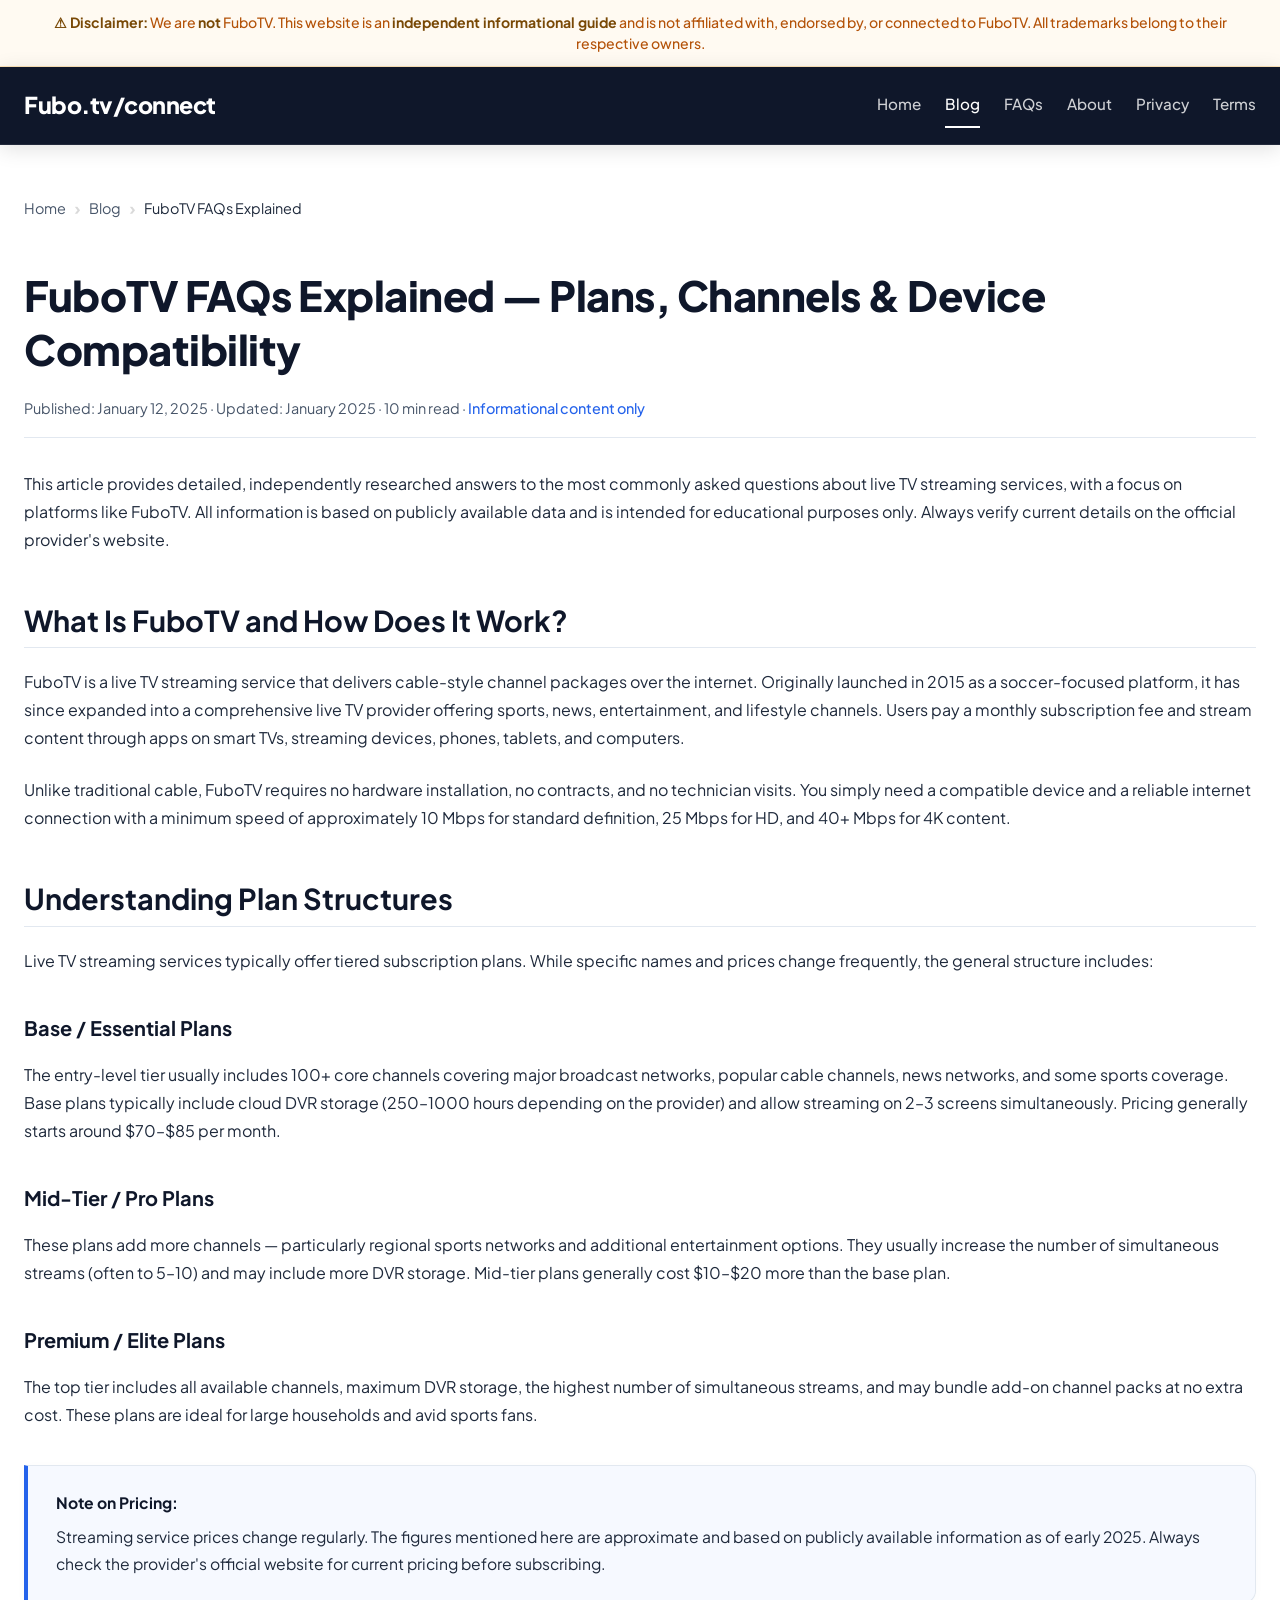
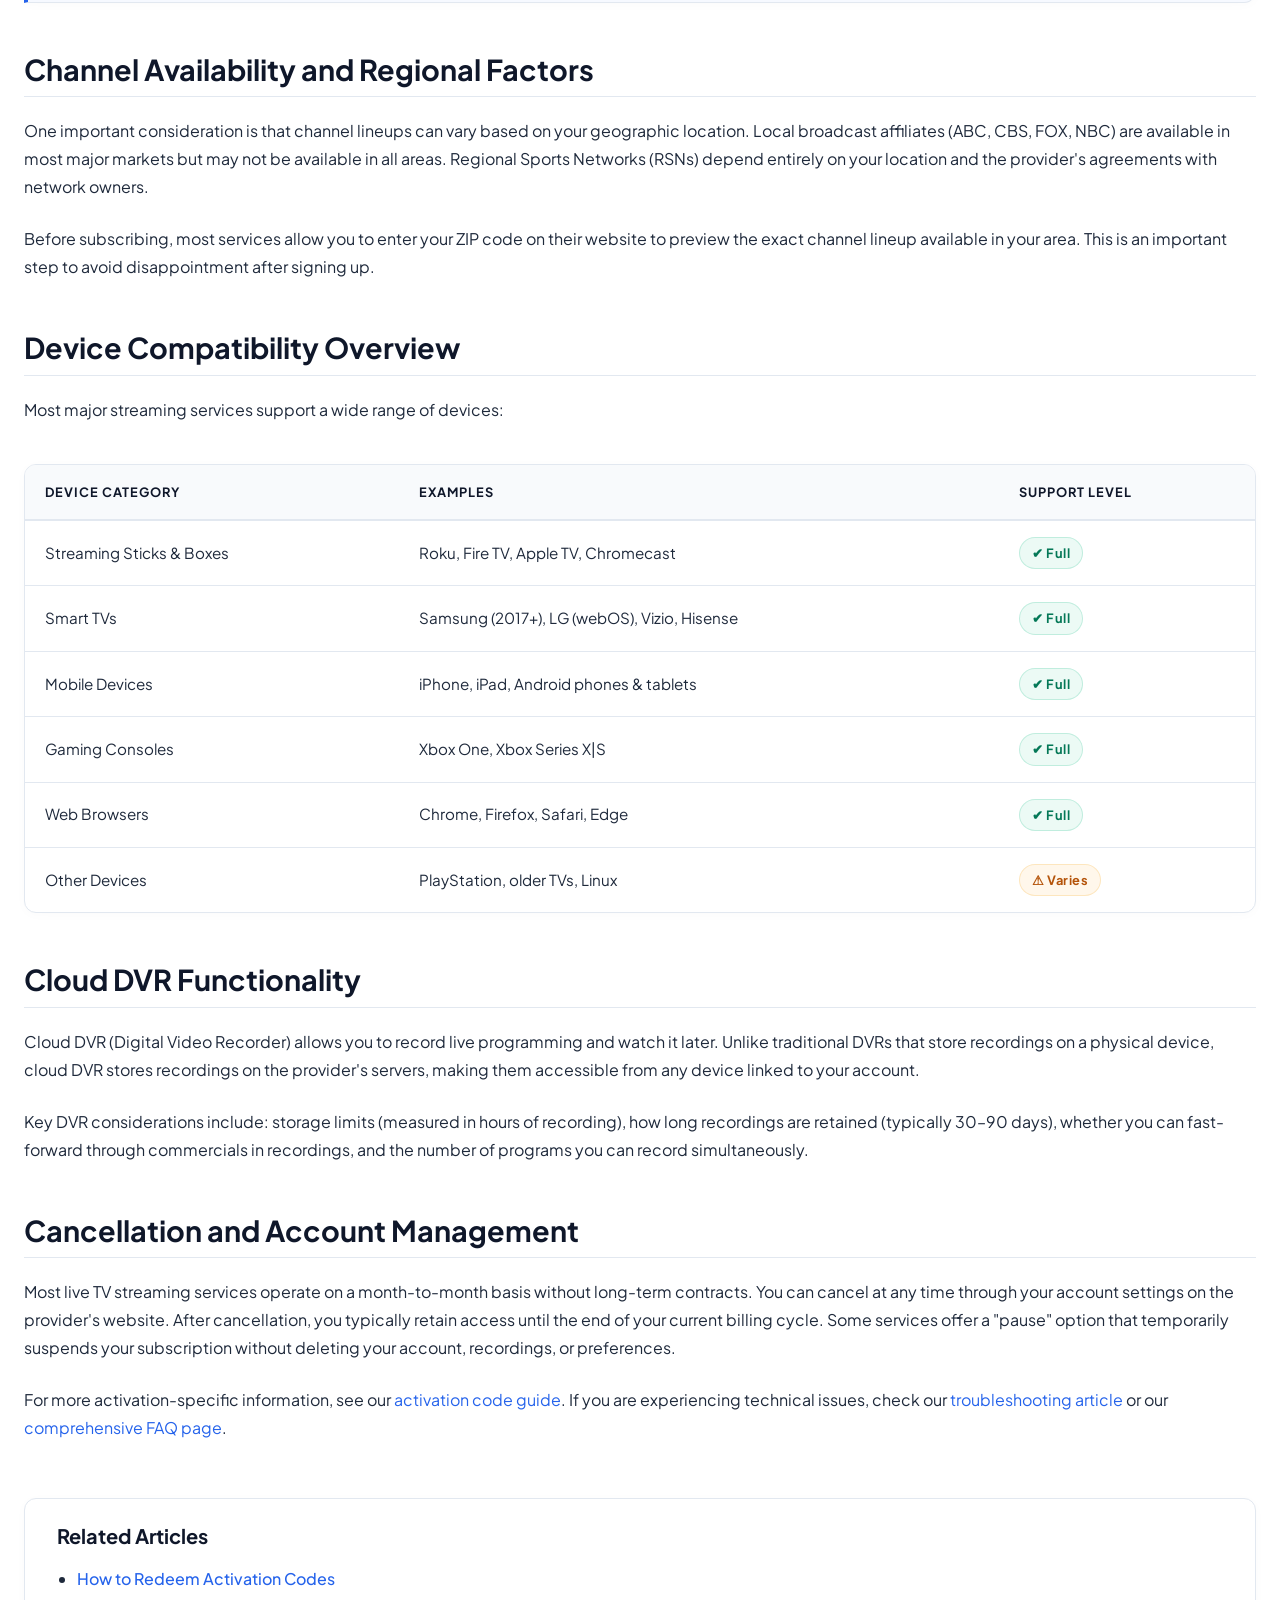
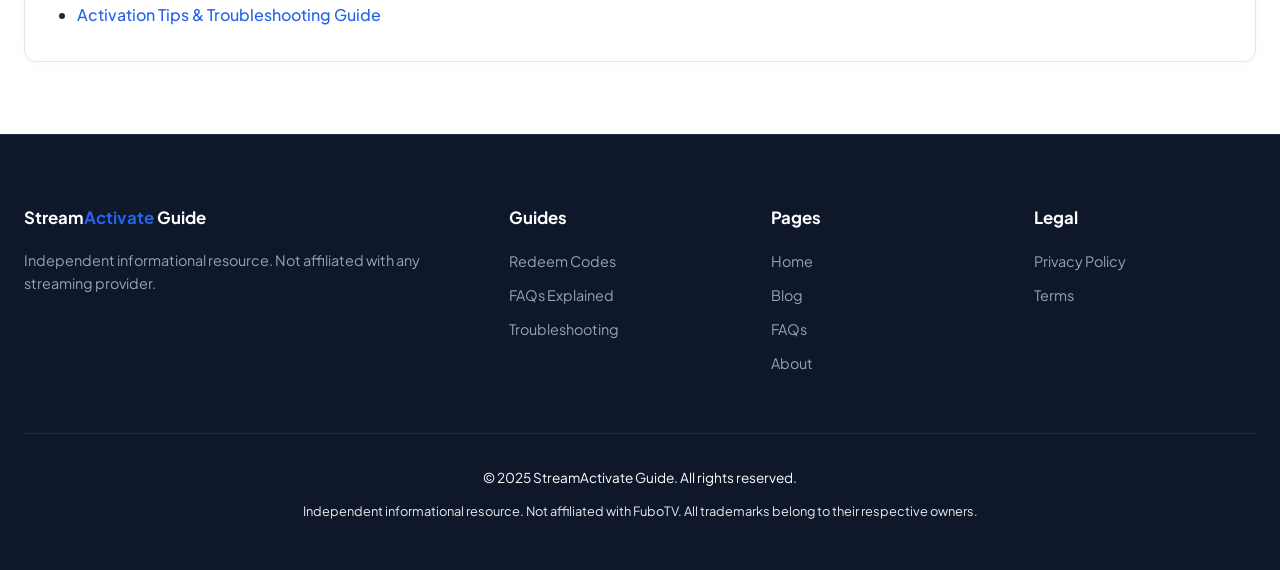
<file: blog/fubotv-faqs-explained.html>
<!DOCTYPE html>
<html lang="en">
<head>
    <meta charset="UTF-8">
    <meta name="viewport" content="width=device-width, initial-scale=1.0">
    <meta name="robots" content="index, follow">
    <title>FuboTV FAQs Explained – Plans, Channels & Device Support | StreamActivate Guide</title>
    <meta name="description" content="In-depth answers to common questions about live TV streaming services like FuboTV. Understand plans, channel lineups, DVR features, and device compatibility.">
    <link rel="canonical" href="https://fubotvlink.github.io/blog/fubotv-faqs-explained.html">
    <meta property="og:type" content="article">
    <meta property="og:title" content="FuboTV FAQs Explained – Plans, Channels & Device Support">
    <meta property="og:description" content="Detailed answers to the most frequently asked questions about live TV streaming services.">
    <meta property="og:url" content="https://fubotvlink.github.io/blog/fubotv-faqs-explained.html">
    <meta property="og:site_name" content="StreamActivate Guide">
    <meta name="twitter:card" content="summary_large_image">
    <link rel="stylesheet" href="../css/styles.css">

    <script type="application/ld+json">
    {
        "@context": "https://schema.org",
        "@type": "Article",
        "headline": "FuboTV FAQs Explained — Plans, Channels, and Device Compatibility",
        "description": "Comprehensive answers to frequently asked questions about live TV streaming services including plan structures, channel availability, and supported devices.",
        "author": { "@type": "Organization", "name": "StreamActivate Guide" },
        "publisher": { "@type": "Organization", "name": "StreamActivate Guide" },
        "datePublished": "2025-01-12",
        "dateModified": "2025-01-12",
        "mainEntityOfPage": {
            "@type": "WebPage",
            "@id": "https://fubotvlink.github.io/blog/fubotv-faqs-explained.html"
        }
    }
    </script>
</head>
<body id="top">
    <a href="#main-content" class="skip-link">Skip to main content</a>

    <div class="disclaimer-banner" role="alert">
        <strong>⚠ Disclaimer:</strong> We are <strong>not</strong> FuboTV. This website is an <strong>independent informational guide</strong> and is not affiliated with, endorsed by, or connected to FuboTV. All trademarks belong to their respective owners.
    </div>

    <header class="site-header">
        <div class="header-inner">
            <a href="../index.html" class="site-logo">Fubo.tv/connect</a>
            <button class="nav-toggle" aria-label="Toggle navigation" aria-expanded="false" aria-controls="main-nav">&#9776;</button>
            <nav class="main-nav" id="main-nav" aria-label="Main navigation">
                <ul>
                    <li><a href="../index.html">Home</a></li>
                    <li><a href="index.html" class="active">Blog</a></li>
                    <li><a href="../faqs.html">FAQs</a></li>
                    <li><a href="../about.html">About</a></li>
                    <li><a href="../privacy-policy.html">Privacy</a></li>
                    <li><a href="../terms-and-conditions.html">Terms</a></li>
                </ul>
            </nav>
        </div>
    </header>

    <div class="page-wrap">
        <main id="main-content">
            <article class="content-wrap">

                <ol class="breadcrumbs" aria-label="Breadcrumb">
                    <li><a href="../index.html">Home</a></li>
                    <li><a href="index.html">Blog</a></li>
                    <li>FuboTV FAQs Explained</li>
                </ol>

                <h1>FuboTV FAQs Explained — Plans, Channels &amp; Device Compatibility</h1>
                <p class="article-meta">Published: January 12, 2025 · Updated: January 2025 · 10 min read · <em>Informational content only</em></p>

                <p>This article provides detailed, independently researched answers to the most commonly asked questions about live TV streaming services, with a focus on platforms like FuboTV. All information is based on publicly available data and is intended for educational purposes only. Always verify current details on the official provider's website.</p>

                <h2>What Is FuboTV and How Does It Work?</h2>
                <p>FuboTV is a live TV streaming service that delivers cable-style channel packages over the internet. Originally launched in 2015 as a soccer-focused platform, it has since expanded into a comprehensive live TV provider offering sports, news, entertainment, and lifestyle channels. Users pay a monthly subscription fee and stream content through apps on smart TVs, streaming devices, phones, tablets, and computers.</p>

                <p>Unlike traditional cable, FuboTV requires no hardware installation, no contracts, and no technician visits. You simply need a compatible device and a reliable internet connection with a minimum speed of approximately 10 Mbps for standard definition, 25 Mbps for HD, and 40+ Mbps for 4K content.</p>

                <h2>Understanding Plan Structures</h2>
                <p>Live TV streaming services typically offer tiered subscription plans. While specific names and prices change frequently, the general structure includes:</p>

                <h3>Base / Essential Plans</h3>
                <p>The entry-level tier usually includes 100+ core channels covering major broadcast networks, popular cable channels, news networks, and some sports coverage. Base plans typically include cloud DVR storage (250–1000 hours depending on the provider) and allow streaming on 2–3 screens simultaneously. Pricing generally starts around $70–$85 per month.</p>

                <h3>Mid-Tier / Pro Plans</h3>
                <p>These plans add more channels — particularly regional sports networks and additional entertainment options. They usually increase the number of simultaneous streams (often to 5–10) and may include more DVR storage. Mid-tier plans generally cost $10–$20 more than the base plan.</p>

                <h3>Premium / Elite Plans</h3>
                <p>The top tier includes all available channels, maximum DVR storage, the highest number of simultaneous streams, and may bundle add-on channel packs at no extra cost. These plans are ideal for large households and avid sports fans.</p>

                <div class="info-box">
                    <strong> Note on Pricing:</strong>
                    Streaming service prices change regularly. The figures mentioned here are approximate and based on publicly available information as of early 2025. Always check the provider's official website for current pricing before subscribing.
                </div>

                <h2>Channel Availability and Regional Factors</h2>
                <p>One important consideration is that channel lineups can vary based on your geographic location. Local broadcast affiliates (ABC, CBS, FOX, NBC) are available in most major markets but may not be available in all areas. Regional Sports Networks (RSNs) depend entirely on your location and the provider's agreements with network owners.</p>

                <p>Before subscribing, most services allow you to enter your ZIP code on their website to preview the exact channel lineup available in your area. This is an important step to avoid disappointment after signing up.</p>

                <h2>Device Compatibility Overview</h2>
                <p>Most major streaming services support a wide range of devices:</p>

                <div class="table-wrap">
                    <table class="data-table">
                        <thead>
                            <tr>
                                <th scope="col">Device Category</th>
                                <th scope="col">Examples</th>
                                <th scope="col">Support Level</th>
                            </tr>
                        </thead>
                        <tbody>
                            <tr><td>Streaming Sticks &amp; Boxes</td><td>Roku, Fire TV, Apple TV, Chromecast</td><td><span class="status-yes">✔ Full</span></td></tr>
                            <tr><td>Smart TVs</td><td>Samsung (2017+), LG (webOS), Vizio, Hisense</td><td><span class="status-yes">✔ Full</span></td></tr>
                            <tr><td>Mobile Devices</td><td>iPhone, iPad, Android phones &amp; tablets</td><td><span class="status-yes">✔ Full</span></td></tr>
                            <tr><td>Gaming Consoles</td><td>Xbox One, Xbox Series X|S</td><td><span class="status-yes">✔ Full</span></td></tr>
                            <tr><td>Web Browsers</td><td>Chrome, Firefox, Safari, Edge</td><td><span class="status-yes">✔ Full</span></td></tr>
                            <tr><td>Other Devices</td><td>PlayStation, older TVs, Linux</td><td><span class="status-varies">⚠ Varies</span></td></tr>
                        </tbody>
                    </table>
                </div>

                <h2>Cloud DVR Functionality</h2>
                <p>Cloud DVR (Digital Video Recorder) allows you to record live programming and watch it later. Unlike traditional DVRs that store recordings on a physical device, cloud DVR stores recordings on the provider's servers, making them accessible from any device linked to your account.</p>

                <p>Key DVR considerations include: storage limits (measured in hours of recording), how long recordings are retained (typically 30–90 days), whether you can fast-forward through commercials in recordings, and the number of programs you can record simultaneously.</p>

                <h2>Cancellation and Account Management</h2>
                <p>Most live TV streaming services operate on a month-to-month basis without long-term contracts. You can cancel at any time through your account settings on the provider's website. After cancellation, you typically retain access until the end of your current billing cycle. Some services offer a "pause" option that temporarily suspends your subscription without deleting your account, recordings, or preferences.</p>

                <p>For more activation-specific information, see our <a href="how-to-redeem-activation-codes.html">activation code guide</a>. If you are experiencing technical issues, check our <a href="activation-tips-troubleshooting.html">troubleshooting article</a> or our <a href="../faqs.html">comprehensive FAQ page</a>.</p>

                <aside class="related-posts">
                    <h2>Related Articles</h2>
                    <ul>
                        <li><a href="how-to-redeem-activation-codes.html">How to Redeem Activation Codes</a></li>
                        <li><a href="activation-tips-troubleshooting.html">Activation Tips &amp; Troubleshooting Guide</a></li>
                    </ul>
                </aside>

            </article>
        </main>
    </div>

    <footer class="site-footer">
        <div class="footer-inner">
            <div class="footer-grid">
                <div class="footer-col"><h4>Stream<span style="color:var(--c-accent)">Activate</span> Guide</h4><p>Independent informational resource. Not affiliated with any streaming provider.</p></div>
                <div class="footer-col"><h4>Guides</h4><ul><li><a href="how-to-redeem-activation-codes.html">Redeem Codes</a></li><li><a href="fubotv-faqs-explained.html">FAQs Explained</a></li><li><a href="activation-tips-troubleshooting.html">Troubleshooting</a></li></ul></div>
                <div class="footer-col"><h4>Pages</h4><ul><li><a href="../index.html">Home</a></li><li><a href="index.html">Blog</a></li><li><a href="../faqs.html">FAQs</a></li><li><a href="../about.html">About</a></li></ul></div>
                <div class="footer-col"><h4>Legal</h4><ul><li><a href="../privacy-policy.html">Privacy Policy</a></li><li><a href="../terms-and-conditions.html">Terms</a></li></ul></div>
            </div>
            <div class="footer-bottom">
                <p>&copy; 2025 StreamActivate Guide. All rights reserved.</p>
                <p class="footer-disclaimer">Independent informational resource. Not affiliated with FuboTV. All trademarks belong to their respective owners.</p>
            </div>
        </div>
    </footer>

    <a href="#top" class="back-to-top" id="backToTop" aria-label="Back to top">↑</a>
    <script src="../js/main.js"></script>
</body>
</html>
</file>
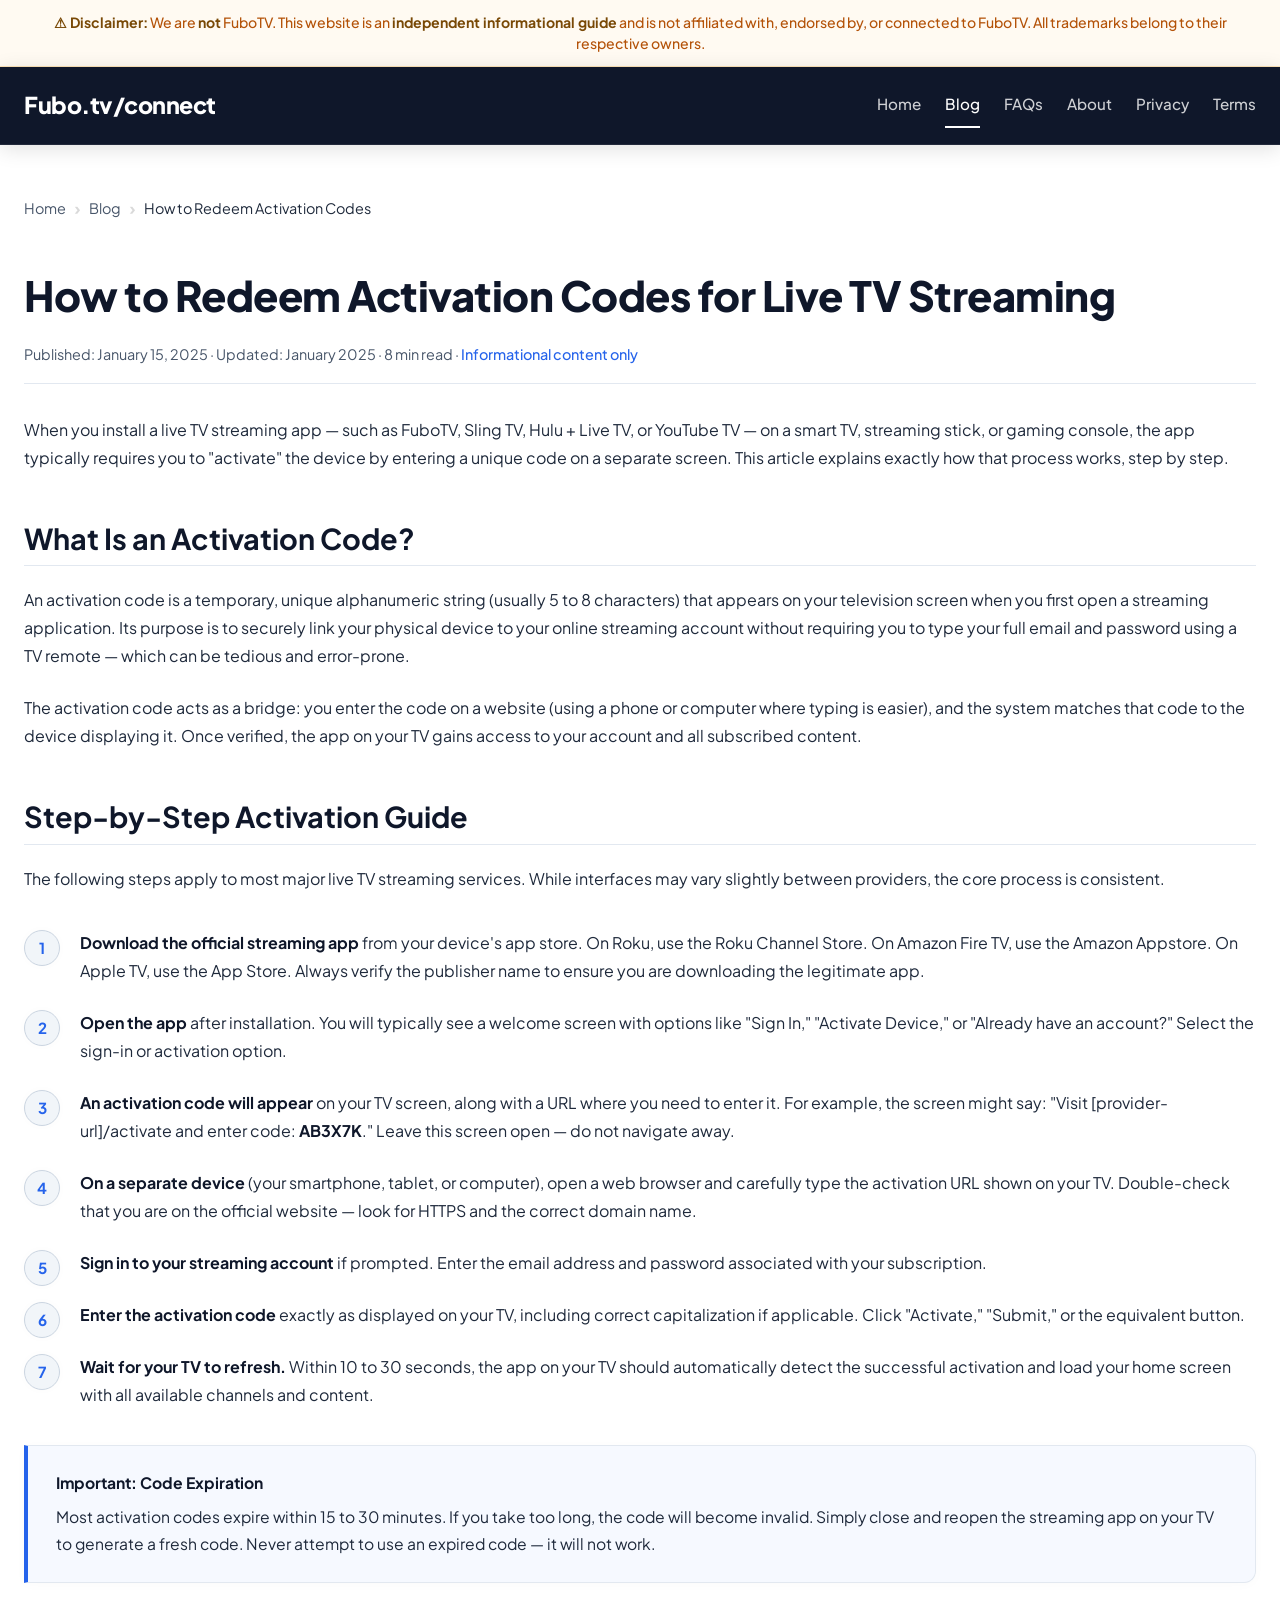
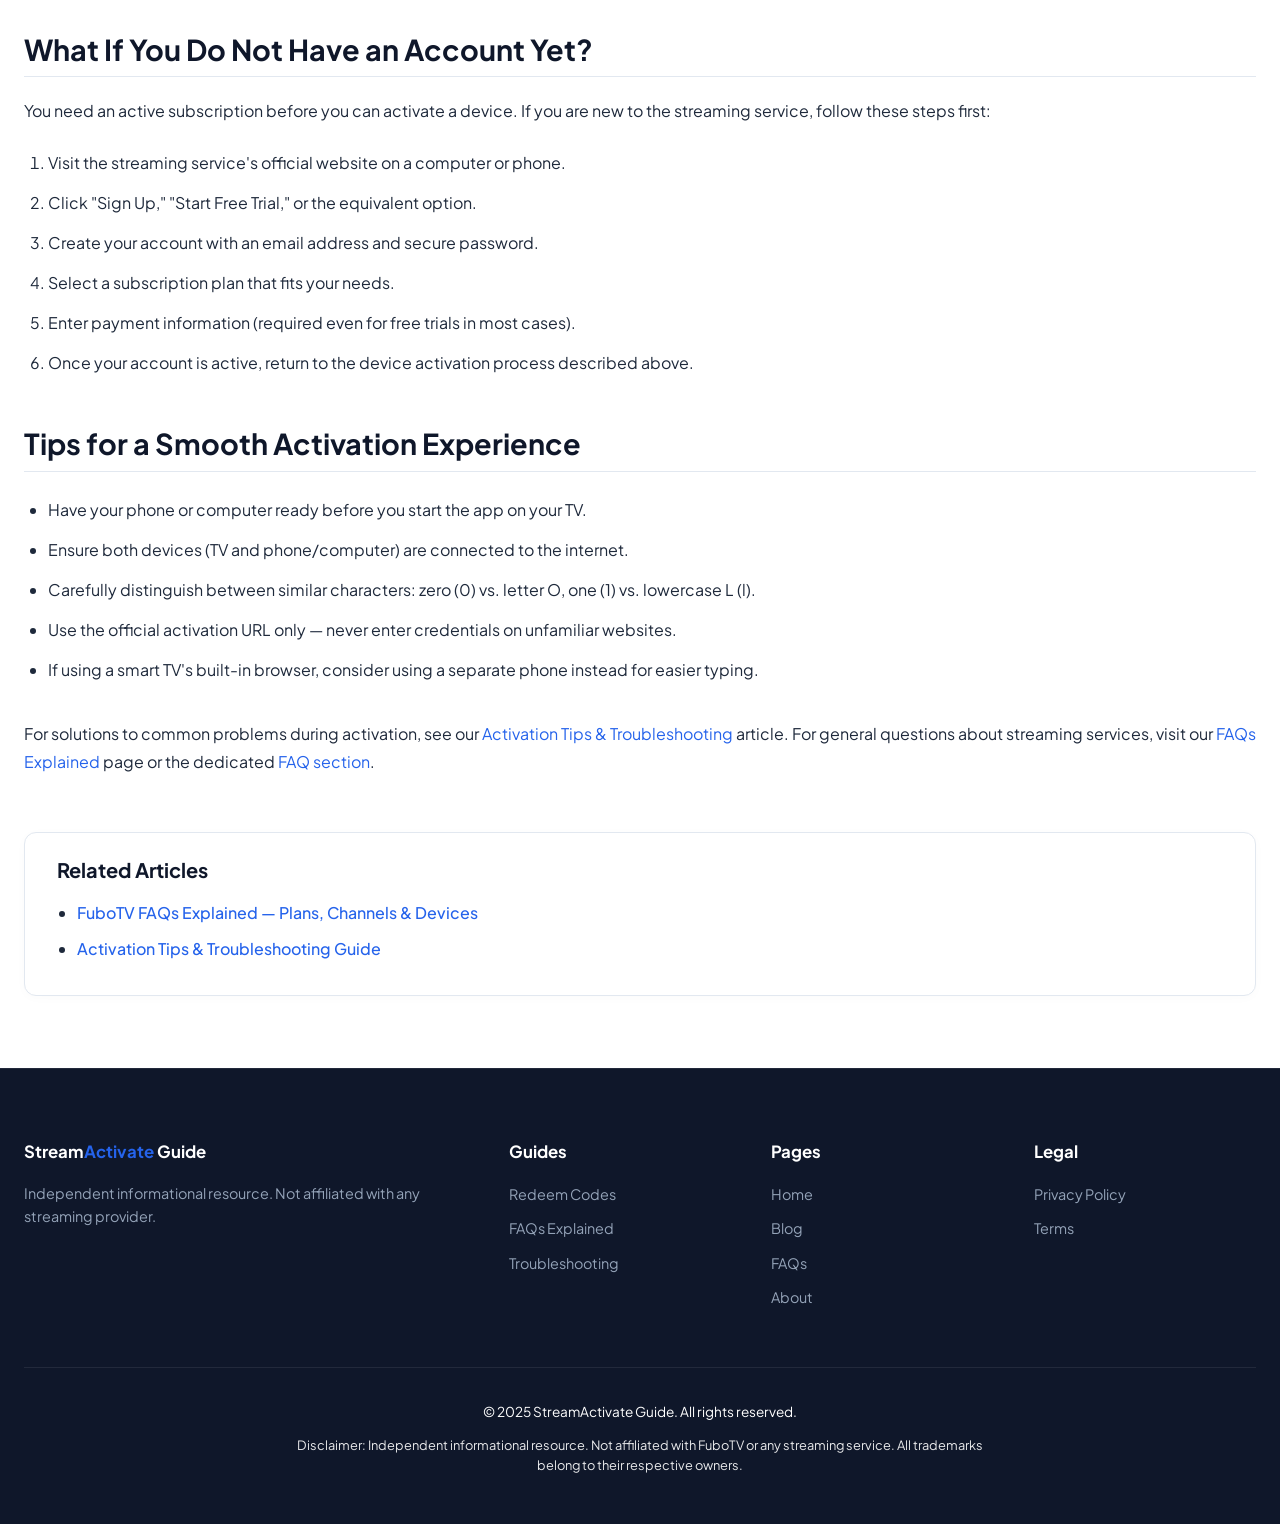
<file: blog/how-to-redeem-activation-codes.html>
<!DOCTYPE html>
<html lang="en">
<head>
    <meta charset="UTF-8">
    <meta name="viewport" content="width=device-width, initial-scale=1.0">
    <meta name="robots" content="index, follow">
    <title>How to Redeem Activation Codes for Live TV Streaming | StreamActivate Guide</title>
    <meta name="description" content="Step-by-step guide to redeem activation codes for FuboTV, Sling TV, Hulu Live TV and more on Roku, Fire TV Stick, Apple TV. Learn what codes are, exact activation steps, expiration tips, and troubleshooting common errors. Updated 2026.">
    <link rel="canonical" href="https://fubotvlink.github.io/blog/how-to-redeem-activation-codes.html">
    <meta property="og:type" content="article">
    <meta property="og:title" content="How to Redeem Activation Codes for Live TV Streaming">
    <meta property="og:description" content="Step-by-step guide to redeem activation codes for FuboTV, Sling TV, Hulu Live TV and more on Roku, Fire TV Stick, Apple TV. Learn what codes are, exact activation steps, expiration tips, and troubleshooting common errors. Updated 2026.">
    <meta property="og:url" content="https://fubotvlink.github.io/blog/how-to-redeem-activation-codes.html">
    <meta property="og:site_name" content="StreamActivate Guide">
    <meta property="og:image" content="https://fubotvlink.github.io/images/og-home.jpg">
    <meta name="twitter:card" content="summary_large_image">
    <link rel="stylesheet" href="../css/styles.css">
    <script type="application/ld+json">
    {
        "@context": "https://schema.org",
        "@type": "Article",
        "headline": "How to Redeem Activation Codes for Live TV Streaming Services",
        "description": "A comprehensive step-by-step guide explaining how streaming activation codes work, how to redeem them correctly on any device, and what to do when codes expire.",
        "author": { "@type": "Organization", "name": "StreamActivate Guide" },
        "publisher": { "@type": "Organization", "name": "StreamActivate Guide" },
        "datePublished": "2025-01-15",
        "dateModified": "2026-03-12",
        "mainEntityOfPage": {
            "@type": "WebPage",
            "@id": "https://fubotvlink.github.io/blog/how-to-redeem-activation-codes.html"
        }
    }
    </script>
</head>
<body id="top">
    <a href="#main-content" class="skip-link">Skip to main content</a>

    <div class="disclaimer-banner" role="alert">
        <strong>⚠ Disclaimer:</strong> We are <strong>not</strong> FuboTV. This website is an <strong>independent informational guide</strong> and is not affiliated with, endorsed by, or connected to FuboTV. All trademarks belong to their respective owners.
    </div>

    <header class="site-header">
        <div class="header-inner">
            <a href="../index.html" class="site-logo">Fubo.tv/connect</a>
            <button class="nav-toggle" aria-label="Toggle navigation" aria-expanded="false" aria-controls="main-nav">&#9776;</button>
            <nav class="main-nav" id="main-nav" aria-label="Main navigation">
                <ul>
                    <li><a href="../index.html">Home</a></li>
                    <li><a href="index.html" class="active">Blog</a></li>
                    <li><a href="../faqs.html">FAQs</a></li>
                    <li><a href="../about.html">About</a></li>
                    <li><a href="../privacy-policy.html">Privacy</a></li>
                    <li><a href="../terms-and-conditions.html">Terms</a></li>
                </ul>
            </nav>
        </div>
    </header>

    <div class="page-wrap">
        <main id="main-content">
            <article class="content-wrap">

                <ol class="breadcrumbs" aria-label="Breadcrumb">
                    <li><a href="../index.html">Home</a></li>
                    <li><a href="index.html">Blog</a></li>
                    <li>How to Redeem Activation Codes</li>
                </ol>

                <h1>How to Redeem Activation Codes for Live TV Streaming</h1>
                <p class="article-meta">Published: January 15, 2025 · Updated: January 2025 · 8 min read · <em>Informational content only</em></p>

                <p>When you install a live TV streaming app — such as FuboTV, Sling TV, Hulu + Live TV, or YouTube TV — on a smart TV, streaming stick, or gaming console, the app typically requires you to "activate" the device by entering a unique code on a separate screen. This article explains exactly how that process works, step by step.</p>

                <h2>What Is an Activation Code?</h2>
                <p>An activation code is a temporary, unique alphanumeric string (usually 5 to 8 characters) that appears on your television screen when you first open a streaming application. Its purpose is to securely link your physical device to your online streaming account without requiring you to type your full email and password using a TV remote — which can be tedious and error-prone.</p>

                <p>The activation code acts as a bridge: you enter the code on a website (using a phone or computer where typing is easier), and the system matches that code to the device displaying it. Once verified, the app on your TV gains access to your account and all subscribed content.</p>

                <h2>Step-by-Step Activation Guide</h2>
                <p>The following steps apply to most major live TV streaming services. While interfaces may vary slightly between providers, the core process is consistent.</p>

                <ol class="step-list">
                    <li><strong>Download the official streaming app</strong> from your device's app store. On Roku, use the Roku Channel Store. On Amazon Fire TV, use the Amazon Appstore. On Apple TV, use the App Store. Always verify the publisher name to ensure you are downloading the legitimate app.</li>
                    <li><strong>Open the app</strong> after installation. You will typically see a welcome screen with options like "Sign In," "Activate Device," or "Already have an account?" Select the sign-in or activation option.</li>
                    <li><strong>An activation code will appear</strong> on your TV screen, along with a URL where you need to enter it. For example, the screen might say: "Visit [provider-url]/activate and enter code: <strong>AB3X7K</strong>." Leave this screen open — do not navigate away.</li>
                    <li><strong>On a separate device</strong> (your smartphone, tablet, or computer), open a web browser and carefully type the activation URL shown on your TV. Double-check that you are on the official website — look for HTTPS and the correct domain name.</li>
                    <li><strong>Sign in to your streaming account</strong> if prompted. Enter the email address and password associated with your subscription.</li>
                    <li><strong>Enter the activation code</strong> exactly as displayed on your TV, including correct capitalization if applicable. Click "Activate," "Submit," or the equivalent button.</li>
                    <li><strong>Wait for your TV to refresh.</strong> Within 10 to 30 seconds, the app on your TV should automatically detect the successful activation and load your home screen with all available channels and content.</li>
                </ol>

                <div class="info-box">
                    <strong> Important: Code Expiration</strong>
                    Most activation codes expire within 15 to 30 minutes. If you take too long, the code will become invalid. Simply close and reopen the streaming app on your TV to generate a fresh code. Never attempt to use an expired code — it will not work.
                </div>

                <h2>What If You Do Not Have an Account Yet?</h2>
                <p>You need an active subscription before you can activate a device. If you are new to the streaming service, follow these steps first:</p>
                <ol>
                    <li>Visit the streaming service's official website on a computer or phone.</li>
                    <li>Click "Sign Up," "Start Free Trial," or the equivalent option.</li>
                    <li>Create your account with an email address and secure password.</li>
                    <li>Select a subscription plan that fits your needs.</li>
                    <li>Enter payment information (required even for free trials in most cases).</li>
                    <li>Once your account is active, return to the device activation process described above.</li>
                </ol>

                <h2>Tips for a Smooth Activation Experience</h2>
                <ul>
                    <li>Have your phone or computer ready before you start the app on your TV.</li>
                    <li>Ensure both devices (TV and phone/computer) are connected to the internet.</li>
                    <li>Carefully distinguish between similar characters: zero (0) vs. letter O, one (1) vs. lowercase L (l).</li>
                    <li>Use the official activation URL only — never enter credentials on unfamiliar websites.</li>
                    <li>If using a smart TV's built-in browser, consider using a separate phone instead for easier typing.</li>
                </ul>

                <p>For solutions to common problems during activation, see our <a href="activation-tips-troubleshooting.html">Activation Tips &amp; Troubleshooting</a> article. For general questions about streaming services, visit our <a href="fubotv-faqs-explained.html">FAQs Explained</a> page or the dedicated <a href="../faqs.html">FAQ section</a>.</p>

                <!-- Related Posts -->
                <aside class="related-posts">
                    <h2>Related Articles</h2>
                    <ul>
                        <li><a href="fubotv-faqs-explained.html">FuboTV FAQs Explained — Plans, Channels &amp; Devices</a></li>
                        <li><a href="activation-tips-troubleshooting.html">Activation Tips &amp; Troubleshooting Guide</a></li>
                    </ul>
                </aside>

            </article>
        </main>
    </div>

    <footer class="site-footer">
        <div class="footer-inner">
            <div class="footer-grid">
                <div class="footer-col"><h4>Stream<span style="color:var(--c-accent)">Activate</span> Guide</h4><p>Independent informational resource. Not affiliated with any streaming provider.</p></div>
                <div class="footer-col"><h4>Guides</h4><ul><li><a href="how-to-redeem-activation-codes.html">Redeem Codes</a></li><li><a href="fubotv-faqs-explained.html">FAQs Explained</a></li><li><a href="activation-tips-troubleshooting.html">Troubleshooting</a></li></ul></div>
                <div class="footer-col"><h4>Pages</h4><ul><li><a href="../index.html">Home</a></li><li><a href="index.html">Blog</a></li><li><a href="../faqs.html">FAQs</a></li><li><a href="../about.html">About</a></li></ul></div>
                <div class="footer-col"><h4>Legal</h4><ul><li><a href="../privacy-policy.html">Privacy Policy</a></li><li><a href="../terms-and-conditions.html">Terms</a></li></ul></div>
            </div>
            <div class="footer-bottom">
                <p>&copy; 2025 StreamActivate Guide. All rights reserved.</p>
                <p class="footer-disclaimer">Disclaimer: Independent informational resource. Not affiliated with FuboTV or any streaming service. All trademarks belong to their respective owners.</p>
            </div>
        </div>
    </footer>

    <a href="#top" class="back-to-top" id="backToTop" aria-label="Back to top">↑</a>
    <script src="../js/main.js"></script>
</body>

</html>
</file>
<file: css/styles.css>
/* ============================================================
   StreamActivate Guide — Premium Pure White Stylesheet
   ============================================================ */

/* --- Google Fonts Import --- */
@import url('https://fonts.googleapis.com/css2?family=Plus+Jakarta+Sans:wght@400;500;600;700;800&display=swap');

/* --- Reset & Custom Properties --- */
*,
*::before,
*::after {
    box-sizing: border-box;
    margin: 0;
    padding: 0;
}

:root {
    /* Color Palette - Premium Minimalist Pure White Theme with Dark Accented Header/Footer */
    --c-bg: #ffffff;                       /* Pure white canvas background */
    --c-primary: #0f172a;                  /* Very deep charcoal slate for primary headers */
    --c-secondary: #ffffff;                /* Pure white cards and panels */
    --c-accent: #2563eb;                   /* Vibrant royal indigo-blue */
    --c-accent-hover: #1d4ed8;              /* Strong electric blue on hover */
    --c-text: #1e293b;                     /* Highly legible slate-grey for paragraph text */
    --c-text-light: #475569;               /* Solid dark-gray slate for secondary/meta details */
    --c-white: #ffffff;
    --c-border: #e2e8f0;                   /* Crisp, clean, thin border line */
    
    /* Deep Accents for Header & Footer */
    --c-dark-header: #0f172a;              /* Rich space-charcoal header & footer background */
    
    /* Code and Alert styles adapted for Light mode */
    --c-code-bg: #f1f5f9;
    --c-warn-bg: rgba(245, 158, 11, 0.05);
    --c-warn-border: rgba(245, 158, 11, 0.25);
    --c-warn-text: #b45309;
    
    --c-success: #059669;
    --c-caution: #d97706;
    
    --font-sans: "Plus Jakarta Sans", "Inter", -apple-system, BlinkMacSystemFont, "Segoe UI", Roboto, sans-serif;
    --max-w: 1340px;                       /* Extra wide desktop container to fully remove empty margins */
    --max-w-wide: 1440px;                  /* Broadest header and footer boundaries */
    --radius: 12px;
    --radius-lg: 20px;
    --shadow-sm: 0 2px 12px rgba(0, 0, 0, 0.02);
    --shadow-md: 0 8px 24px rgba(0, 0, 0, 0.04);
    --shadow-lg: 0 16px 36px rgba(0, 0, 0, 0.05);
    
    --transition: 0.25s cubic-bezier(0.4, 0, 0.2, 1);
}

/* --- Base Styles --- */
html {
    scroll-behavior: smooth;
    font-size: 16px;
}

body {
    font-family: var(--font-sans);
    color: var(--c-text);
    background: var(--c-bg);
    line-height: 1.75;
    -webkit-font-smoothing: antialiased;
    -moz-osx-font-smoothing: grayscale;
    min-height: 100vh;
    display: flex;
    flex-direction: column;
}

/* Custom Scrollbar for modern webkit browsers */
::-webkit-scrollbar {
    width: 8px;
    height: 8px;
}
::-webkit-scrollbar-track {
    background: var(--c-bg);
}
::-webkit-scrollbar-thumb {
    background: #e2e8f0;
    border-radius: 4px;
    border: 1px solid var(--c-bg);
}
::-webkit-scrollbar-thumb:hover {
    background: var(--c-accent);
}

img {
    max-width: 100%;
    height: auto;
    display: block;
    border-radius: var(--radius);
    box-shadow: var(--shadow-sm);
    border: 1px solid var(--c-border);
}

a {
    color: var(--c-accent);
    text-decoration: none;
    transition: color var(--transition), text-shadow var(--transition);
}

a:hover,
a:focus {
    color: var(--c-accent-hover);
    text-decoration: underline;
}

/* --- Typography Helpers --- */
h1, h2, h3, h4, h5, h6 {
    color: var(--c-primary);
    font-family: var(--font-sans);
    font-weight: 700;
    line-height: 1.3;
    margin-top: 2.5rem;
    margin-bottom: 1.25rem;
}

h1 {
    font-size: 2.2rem;
    font-weight: 800;
    letter-spacing: -0.5px;
    margin-top: 0;
}

h2 {
    font-size: 1.65rem;
    border-bottom: 1px solid var(--c-border);
    padding-bottom: 0.5rem;
    margin-top: 3rem;
}

h3 {
    font-size: 1.25rem;
}

p {
    margin-bottom: 1.5rem;
    color: var(--c-text);
}

strong {
    color: var(--c-primary);
}

/* --- Skip Link --- */
.skip-link {
    position: absolute;
    top: -100%;
    left: 1rem;
    background: var(--c-accent);
    color: var(--c-white);
    padding: 0.5rem 1.25rem;
    border-radius: var(--radius);
    z-index: 10000;
    font-weight: 600;
    box-shadow: var(--shadow-md);
}
.skip-link:focus {
    top: 1rem;
}

/* --- Disclaimer Banner --- */
.disclaimer-banner {
    background: var(--c-warn-bg);
    border-bottom: 1px solid var(--c-warn-border);
    color: var(--c-warn-text);
    padding: 0.75rem 1.5rem;
    text-align: center;
    font-size: 0.88rem;
    font-weight: 500;
    line-height: 1.5;
    box-shadow: 0 1px 3px rgba(0, 0, 0, 0.01);
    backdrop-filter: blur(8px);
    -webkit-backdrop-filter: blur(8px);
}
.disclaimer-banner strong {
    color: hsl(35, 90%, 25%);
    font-weight: 700;
}

/* --- Site Header (Accented Premium Dark Blue) --- */
.site-header {
    background: var(--c-dark-header);
    border-bottom: 1px solid rgba(255, 255, 255, 0.08);
    position: sticky;
    top: 0;
    z-index: 1000;
    box-shadow: 0 4px 20px rgba(0, 0, 0, 0.12);
}
.header-inner {
    max-width: var(--max-w-wide);
    margin: 0 auto;
    padding: 1rem 1.5rem;
    display: flex;
    align-items: center;
    justify-content: space-between;
    gap: 0.5rem;
}
.site-logo {
    font-size: 1.45rem;
    font-weight: 800;
    color: var(--c-white);
    letter-spacing: -0.5px;
    white-space: nowrap;
    text-shadow: none;
    display: flex;
    align-items: center;
}
.site-logo:hover {
    text-decoration: none;
    color: var(--c-white);
    opacity: 0.95;
}
.site-logo span {
    color: var(--c-accent);
}

/* --- Nav Toggle (Mobile) --- */
.nav-toggle {
    display: flex;
    align-items: center;
    justify-content: center;
    background: rgba(255, 255, 255, 0.08);
    border: 1px solid rgba(255, 255, 255, 0.15);
    color: var(--c-white);
    width: 40px;
    height: 40px;
    border-radius: 8px;
    cursor: pointer;
    font-size: 1.25rem;
    line-height: 1;
    transition: background var(--transition), border-color var(--transition);
}
.nav-toggle:hover {
    background: rgba(255, 255, 255, 0.15);
    border-color: rgba(255, 255, 255, 0.25);
}

/* --- Main Nav (Mobile Menu) --- */
.main-nav {
    display: none;
    position: absolute;
    top: 100%;
    left: 0;
    right: 0;
    background: var(--c-dark-header);
    box-shadow: var(--shadow-md);
    border-bottom: 1px solid rgba(255, 255, 255, 0.1);
    z-index: 999;
}
.main-nav.is-open {
    display: block;
}
.main-nav ul {
    list-style: none;
    padding: 0.5rem 0;
}
.main-nav li {
    margin: 0;
}
.main-nav a {
    display: block;
    color: rgba(255, 255, 255, 0.75);
    padding: 0.8rem 1.5rem;
    font-size: 0.95rem;
    border-bottom: 1px solid rgba(255, 255, 255, 0.05);
    transition: background var(--transition), color var(--transition);
}
.main-nav a:hover,
.main-nav a:focus,
.main-nav a.active {
    background: rgba(255, 255, 255, 0.02);
    color: var(--c-white);
    text-decoration: none;
}

/* --- Page Wrapper --- */
.page-wrap {
    flex: 1;
}
.content-wrap {
    max-width: var(--max-w);
    margin: 0 auto;
    padding: 2rem 1rem 3.5rem;            /* Reduced horizontal margins to cover space */
}

/* --- Breadcrumbs --- */
.breadcrumbs {
    display: flex;
    flex-wrap: wrap;
    list-style: none;
    padding: 0;
    margin: 0 0 2rem 0;
    font-size: 0.9rem;
    color: var(--c-text-light);
    gap: 0.5rem;
    align-items: center;
}
.breadcrumbs li {
    display: flex;
    align-items: center;
    gap: 0.5rem;
}
.breadcrumbs li:not(:last-child)::after {
    content: "›";
    font-size: 1.1rem;
    color: rgba(0, 0, 0, 0.15);
    font-weight: 700;
}
.breadcrumbs a {
    color: var(--c-text-light);
    transition: color var(--transition);
}
.breadcrumbs a:hover {
    color: var(--c-accent);
    text-decoration: none;
}

/* --- Hero (Homepage only) --- */
.hero {
    background: radial-gradient(circle at 10% 20%, rgba(59, 130, 246, 0.06) 0%, transparent 60%),
                radial-gradient(circle at 90% 80%, rgba(139, 92, 246, 0.04) 0%, transparent 60%),
                #f0f5ff;                   /* Gorgeous light blue-indigo wash */
    border: 1px solid rgba(37, 99, 235, 0.12); /* Subtle matching accent border */
    color: var(--c-text);
    padding: 5rem 2rem;
    text-align: center;
    border-radius: var(--radius-lg);
    margin-bottom: 3rem;
    box-shadow: var(--shadow-sm);
    position: relative;
    overflow: hidden;
}
.hero h1 {
    color: var(--c-primary);
    font-size: 2.3rem;
    margin-bottom: 1.25rem;
    line-height: 1.2;
    letter-spacing: -0.75px;
    font-weight: 800;
}
.hero p {
    font-size: 1.15rem;
    color: var(--c-text-light);
    max-width: 800px;
    margin: 0 auto 2.25rem;
    line-height: 1.7;
}

/* --- Buttons (Homepage only) --- */
.btn {
    display: inline-block;
    background: linear-gradient(135deg, var(--c-accent), #1d4ed8);
    color: var(--c-white);
    padding: 0.95rem 2.5rem;
    border-radius: 50px;
    font-weight: 700;
    font-size: 1rem;
    letter-spacing: 0.5px;
    transition: all var(--transition);
    box-shadow: 0 4px 15px rgba(37, 99, 235, 0.15);
    border: 1px solid rgba(255, 255, 255, 0.1);
    position: relative;
    cursor: pointer;
}
.btn:hover {
    background: linear-gradient(135deg, #1d4ed8, var(--c-accent));
    transform: translateY(-2px);
    box-shadow: 0 8px 25px rgba(37, 99, 235, 0.3);
    color: var(--c-white);
    text-decoration: none;
}
.btn:active {
    transform: translateY(-0.5px);
}

/* --- Section Divider --- */
.section-divider {
    border: none;
    border-top: 1px solid var(--c-border);
    margin: 3.5rem 0;
}

/* --- Intro Split (Homepage only) --- */
.intro-split {
    display: flex;
    flex-direction: column;
    gap: 2rem;
    align-items: center;
    margin: 3.5rem 0;
}
.intro-image {
    width: 100%;
}
.intro-image img {
    width: 100%;
    height: auto;
    border-radius: var(--radius);
    box-shadow: var(--shadow-sm);
    border: 1px solid var(--c-border);
    margin: 0 !important; /* Overriding potential legacy inline styles */
}
.intro-text {
    width: 100%;
}
.intro-text h2 {
    margin-top: 0;
    border-bottom: none;
    padding-bottom: 0;
}

@media (min-width: 768px) {
    .intro-split {
        flex-direction: row;
        gap: 3.5rem;
        align-items: center;
    }
    .intro-image {
        flex: 1.4;                         /* Significantly larger weight for the activation screen image */
        max-width: 58%;                    /* Increased image column ratio to display much larger image */
    }
    .intro-text {
        flex: 1;
    }
}

/* --- Card Grid (Homepage featured cards only) --- */
.card-grid {
    display: grid;
    grid-template-columns: 1fr;
    gap: 2rem;
    margin: 2.5rem 0;
}
.card {
    background: var(--c-secondary);
    border: 1px solid var(--c-border);
    border-radius: var(--radius-lg);
    padding: 2.25rem;
    transition: all var(--transition);
    box-shadow: var(--shadow-sm);
    position: relative;
    display: flex;
    flex-direction: column;
    overflow: hidden;
}
.card::before {
    content: '';
    position: absolute;
    top: 0;
    left: 0;
    width: 4px;
    height: 100%;
    background: linear-gradient(to bottom, var(--c-accent), transparent);
    opacity: 0;
    transition: opacity var(--transition);
}
.card:hover {
    box-shadow: var(--shadow-lg), 0 0 25px rgba(0, 0, 0, 0.01);
    transform: translateY(-4px);
    border-color: rgba(37, 99, 235, 0.2);
}
.card:hover::before {
    opacity: 1;
}
.card h2,
.card h3 {
    margin-top: 0;
    margin-bottom: 0.75rem;
    font-size: 1.3rem;
    font-weight: 700;
    line-height: 1.4;
    border: none;
    padding-bottom: 0;
}
.card h2 a,
.card h3 a {
    color: var(--c-primary);
    transition: color var(--transition);
}
.card h2 a:hover,
.card h3 a:hover {
    color: var(--c-accent);
    text-decoration: none;
}
.card p {
    color: var(--c-text-light);
    font-size: 0.98rem;
    line-height: 1.6;
    margin-bottom: 1.25rem;
}
.card-meta {
    font-size: 0.85rem;
    color: var(--c-text-light);
    opacity: 0.9;
    margin-bottom: 0.75rem;
    text-transform: uppercase;
    letter-spacing: 0.5px;
    font-weight: 600;
}
.read-more {
    display: inline-block;
    font-weight: 600;
    font-size: 0.95rem;
    color: var(--c-accent);
    margin-top: auto;
    transition: transform var(--transition), color var(--transition);
}
.card:hover .read-more {
    color: var(--c-accent-hover);
    transform: translateX(4px);
}

/* --- Supported Devices Grid (Adds Content & Color) --- */
.device-setup-section {
    margin: 3.5rem 0;
}
.section-subtitle {
    font-size: 1.05rem;
    color: var(--c-text-light);
    margin-bottom: 2.25rem;
    max-width: 800px;
}
.device-grid {
    display: grid;
    grid-template-columns: 1fr;
    gap: 2rem;
}
.device-card {
    background: var(--c-secondary);
    border: 1px solid var(--c-border);
    border-radius: var(--radius-lg);
    padding: 2.25rem;
    transition: all var(--transition);
    box-shadow: var(--shadow-sm);
    display: flex;
    flex-direction: column;
}
.device-icon {
    margin-bottom: 1.25rem;
}
.device-badge {
    display: inline-block;
    font-size: 0.8rem;
    font-weight: 800;
    text-transform: uppercase;
    letter-spacing: 1px;
    padding: 0.35rem 1rem;
    border-radius: 50px;
}
.device-card h3 {
    margin-top: 0;
    margin-bottom: 0.75rem;
    font-size: 1.25rem;
}
.device-card p {
    font-size: 0.95rem;
    color: var(--c-text-light);
    line-height: 1.6;
    margin-bottom: 1.5rem;
}
.device-link {
    font-weight: 700;
    font-size: 0.95rem;
    margin-top: auto;
    transition: transform var(--transition);
    display: inline-block;
}
.device-card:hover .device-link {
    transform: translateX(4px);
}

/* Roku Theme - Purple Accent */
.device-roku {
    border-top: 4px solid #8b5cf6;
}
.device-roku:hover {
    box-shadow: 0 16px 36px rgba(139, 92, 246, 0.08);
    border-color: #8b5cf6;
    transform: translateY(-4px);
}
.badge-roku {
    background: #f3e8ff;
    color: #6b21a8;
    border: 1px solid rgba(139, 92, 246, 0.2);
}
.device-roku .device-link {
    color: #8b5cf6;
}
.device-roku .device-link:hover {
    color: #7c3aed;
}

/* Fire TV Theme - Orange Accent */
.device-firetv {
    border-top: 4px solid #f97316;
}
.device-firetv:hover {
    box-shadow: 0 16px 36px rgba(249, 115, 22, 0.08);
    border-color: #f97316;
    transform: translateY(-4px);
}
.badge-firetv {
    background: #fff7ed;
    color: #9a3412;
    border: 1px solid rgba(249, 115, 22, 0.2);
}
.device-firetv .device-link {
    color: #f97316;
}
.device-firetv .device-link:hover {
    color: #ea580c;
}

/* Apple TV Theme - Teal/Blue Accent */
.device-appletv {
    border-top: 4px solid #0ea5e9;
}
.device-appletv:hover {
    box-shadow: 0 16px 36px rgba(14, 165, 233, 0.08);
    border-color: #0ea5e9;
    transform: translateY(-4px);
}
.badge-appletv {
    background: #f0f9ff;
    color: #0369a1;
    border: 1px solid rgba(14, 165, 233, 0.2);
}
.device-appletv .device-link {
    color: #0ea5e9;
}
.device-appletv .device-link:hover {
    color: #0284c7;
}

@media (min-width: 768px) {
    .device-grid {
        grid-template-columns: repeat(3, 1fr);
    }
}

/* --- Custom Lists & Steps --- */
.content-wrap ul,
.content-wrap ol:not(.breadcrumbs):not(.step-list) {
    margin: 1.5rem 0 2.25rem 1.5rem;
}
.content-wrap li {
    margin-bottom: 0.75rem;
    color: var(--c-text);
}
.content-wrap li strong {
    color: var(--c-primary);
}

.step-list {
    list-style: none;
    counter-reset: steps;
    padding: 0;
    margin: 2.25rem 0 !important;
    display: flex;
    flex-direction: column;
    gap: 1.5rem;
}
.step-list li {
    position: relative;
    padding-left: 3.5rem;
    color: var(--c-text);
    margin-bottom: 0;
}
.step-list li::before {
    counter-increment: steps;
    content: counter(steps);
    position: absolute;
    left: 0;
    top: 0.1rem;
    width: 2.25rem;
    height: 2.25rem;
    background: #f1f5f9;
    border: 1px solid #cbd5e1;
    color: var(--c-accent);
    border-radius: 50%;
    display: flex;
    align-items: center;
    justify-content: center;
    font-weight: 700;
    font-size: 0.95rem;
    box-shadow: 0 0 10px rgba(0, 0, 0, 0.02);
}
.step-list li strong {
    color: var(--c-primary);
}

/* --- Info Box --- */
.info-box {
    background: rgba(37, 99, 235, 0.04);
    border-left: 4px solid var(--c-accent);
    border-radius: 0 var(--radius) var(--radius) 0;
    padding: 1.5rem 1.75rem;
    margin: 2.25rem 0;
    color: var(--c-text);
    font-size: 0.98rem;
    line-height: 1.7;
    box-shadow: var(--shadow-sm);
    border-top: 1px solid var(--c-border);
    border-right: 1px solid var(--c-border);
    border-bottom: 1px solid var(--c-border);
}
.info-box strong {
    color: var(--c-primary);
    display: block;
    margin-bottom: 0.5rem;
}

/* --- FAQ Accordion --- */
.faq-group-title {
    font-size: 1.55rem;
    font-weight: 700;
    margin: 3rem 0 1.5rem 0;
    color: var(--c-primary);
    border-bottom: 1px solid var(--c-border);
    padding-bottom: 0.5rem;
}
.faq-group {
    display: flex;
    flex-direction: column;
    gap: 1rem;
    margin-bottom: 2.5rem;
}
.faq-item {
    background: var(--c-secondary);
    border: 1px solid var(--c-border);
    border-radius: var(--radius);
    overflow: hidden;
    transition: all var(--transition);
    box-shadow: var(--shadow-sm);
}
.faq-item:hover {
    border-color: rgba(37, 99, 235, 0.25);
    box-shadow: var(--shadow-md);
}
.faq-question {
    width: 100%;
    text-align: left;
    background: none;
    border: none;
    color: var(--c-primary);
    font-family: var(--font-sans);
    font-size: 1.08rem;
    font-weight: 600;
    padding: 1.25rem 1.5rem;
    cursor: pointer;
    display: flex;
    justify-content: space-between;
    align-items: center;
    gap: 1rem;
    transition: color var(--transition);
}
.faq-question:hover,
.faq-question:focus {
    color: var(--c-accent);
    outline: none;
}
.faq-question::after {
    content: "+";
    font-size: 1.35rem;
    font-weight: 500;
    color: var(--c-accent);
    transition: transform var(--transition);
    display: inline-block;
}
.faq-question[aria-expanded="true"] {
    color: var(--c-accent);
    border-bottom: 1px solid var(--c-border);
}
.faq-question[aria-expanded="true"]::after {
    content: "−";
    transform: rotate(180deg);
}
.faq-answer {
    max-height: 0;
    overflow: hidden;
    transition: max-height 0.35s cubic-bezier(0.4, 0, 0.2, 1);
}
.faq-answer-inner {
    padding: 1.5rem;
    font-size: 0.98rem;
    color: var(--c-text-light);
    line-height: 1.7;
    background: #fafafa;
    border-top: 1px solid #e2e8f0;
}
.faq-answer-inner p:not(:last-child) {
    margin-bottom: 1rem;
}

/* --- Table Styles --- */
.table-wrap {
    overflow-x: auto;
    margin: 2.5rem 0;
    border-radius: var(--radius);
    border: 1px solid var(--c-border);
    background: var(--c-secondary);
    box-shadow: var(--shadow-sm);
}
.data-table {
    width: 100%;
    border-collapse: collapse;
    text-align: left;
    font-size: 0.95rem;
}
.data-table th,
.data-table td {
    padding: 1rem 1.25rem;
    border-bottom: 1px solid var(--c-border);
}
.data-table th {
    background: #f8fafc;
    font-weight: 700;
    color: var(--c-primary);
    text-transform: uppercase;
    font-size: 0.8rem;
    letter-spacing: 1px;
    border-bottom: 2px solid #e2e8f0;
}
.data-table tbody tr:last-child td {
    border-bottom: none;
}
.data-table tbody tr:hover {
    background: rgba(0, 0, 0, 0.005);
}
/* Badges inside table */
.status-yes,
.status-varies {
    display: inline-flex;
    align-items: center;
    padding: 0.25rem 0.75rem;
    border-radius: 50px;
    font-size: 0.8rem;
    font-weight: 700;
    letter-spacing: 0.5px;
    gap: 0.25rem;
}
.status-yes {
    background: rgba(16, 185, 129, 0.08);
    color: #047857;
    border: 1px solid rgba(16, 185, 129, 0.2);
}
.status-varies {
    background: rgba(245, 158, 11, 0.08);
    color: #b45309;
    border: 1px solid rgba(245, 158, 11, 0.2);
}

/* --- Article Details / Blog Layout --- */
.article-meta {
    font-size: 0.9rem;
    color: var(--c-text-light);
    margin-bottom: 2rem;
    display: block;
    border-bottom: 1px solid var(--c-border);
    padding-bottom: 1rem;
}
.article-meta em {
    color: var(--c-accent);
    font-style: normal;
    font-weight: 500;
}
.related-posts {
    background: var(--c-secondary);
    border: 1px solid var(--c-border);
    border-radius: var(--radius);
    padding: 1.5rem 2rem;
    margin-top: 3.5rem;
    box-shadow: var(--shadow-sm);
}
.related-posts h2 {
    font-size: 1.25rem;
    margin-top: 0;
    margin-bottom: 1rem;
    color: var(--c-primary);
    border-bottom: none;
    padding-bottom: 0;
}
.related-posts ul {
    margin: 0 !important;
    padding-left: 1.25rem !important;
}
.related-posts li {
    margin-bottom: 0.5rem;
}
.related-posts a {
    font-weight: 500;
}

/* --- Legal Layout --- */
.legal-text h2 {
    font-size: 1.35rem;
    margin-top: 2.5rem;
    color: var(--c-primary);
}

/* --- Footer (Accented Premium Dark Blue) --- */
.site-footer {
    background: var(--c-dark-header);
    border-top: 1px solid rgba(255, 255, 255, 0.08);
    color: #94a3b8;                       /* Silver-slate text for high contrast */
    padding: 4.5rem 1.5rem 3rem;
    font-size: 0.9rem;
    line-height: 1.7;
    margin-top: auto;
}
.footer-inner {
    max-width: var(--max-w-wide);
    margin: 0 auto;
}
.footer-grid {
    display: grid;
    grid-template-columns: 1fr;
    gap: 2.5rem;
    margin-bottom: 3rem;
}
.footer-col h4 {
    color: var(--c-white);
    font-size: 1.05rem;
    margin-top: 0;
    margin-bottom: 1.25rem;
    font-weight: 700;
}
.footer-col p {
    font-size: 0.9rem;
    line-height: 1.6;
    color: #94a3b8;
}
.footer-col ul {
    list-style: none;
    margin: 0;
    padding: 0;
}
.footer-col li {
    margin-bottom: 0.6rem;
}
.footer-col a {
    color: #94a3b8;
    font-size: 0.9rem;
    transition: color var(--transition);
}
.footer-col a:hover {
    color: var(--c-white);
    text-decoration: underline;
}
.footer-bottom {
    border-top: 1px solid rgba(255, 255, 255, 0.08);
    padding-top: 2rem;
    text-align: center;
    font-size: 0.85rem;
    color: #ffffff;                       /* Color bottom copyright to white */
}
.footer-bottom p {
    margin-bottom: 0.75rem;
    color: #ffffff;                       /* Ensure all footer bottom paragraphs are white */
}
.footer-bottom p:last-child {
    margin-bottom: 0;
}
.footer-disclaimer {
    font-size: 0.8rem;
    color: #ffffff;                       /* Color footer disclaimer line to white */
    opacity: 0.9;                         /* Bright high-contrast visibility */
    max-width: 720px;
    margin-left: auto;
    margin-right: auto;
    line-height: 1.6;
}

/* --- Back to Top --- */
.back-to-top {
    position: fixed;
    bottom: 2rem;
    right: 2rem;
    background: var(--c-accent);
    color: var(--c-white);
    width: 44px;
    height: 44px;
    border-radius: 50%;
    display: flex;
    align-items: center;
    justify-content: center;
    font-size: 1.1rem;
    text-decoration: none;
    opacity: 0;
    visibility: hidden;
    transition: all var(--transition);
    box-shadow: 0 4px 15px rgba(37, 99, 235, 0.2);
    z-index: 998;
    border: 1px solid rgba(255, 255, 255, 0.1);
}
.back-to-top.is-visible {
    opacity: 1;
    visibility: visible;
}
.back-to-top:hover {
    background: #1d4ed8;
    transform: translateY(-4px) scale(1.05);
    box-shadow: 0 8px 25px rgba(37, 99, 235, 0.35);
    color: var(--c-white);
}

/* ============ RESPONSIVE (Desktop 768px+) ============ */
@media (min-width: 768px) {
    h1 { font-size: 2.6rem; }
    h2 { font-size: 1.8rem; }
    
    .hero h1 { font-size: 3rem; }
    .hero p { font-size: 1.25rem; }
    
    .card-grid { grid-template-columns: repeat(auto-fit, minmax(340px, 1fr)); }
    .footer-grid { grid-template-columns: 2fr 1fr 1fr 1fr; }
    .content-wrap { padding: 3rem 1.5rem 4.5rem; } /* Expanded width paddings */
    
    /* Responsive Header & Navigation Fixes (Fixes desktop menu visibility bug) */
    .nav-toggle {
        display: none !important;
    }
    
    .main-nav {
        display: block !important;
        position: static !important;
        background: transparent !important;
        box-shadow: none !important;
        border-bottom: none !important;
        width: auto !important;
        z-index: 1000;
    }
    
    .main-nav ul {
        display: flex !important;
        flex-direction: row !important;
        gap: 1.5rem !important;
        padding: 0 !important;
        margin: 0 !important;
    }
    
    .main-nav li {
        margin: 0 !important;
    }
    
    .main-nav a {
        padding: 0.5rem 0 !important;
        border-bottom: 2px solid transparent !important;
        background: transparent !important;
        font-size: 0.95rem;
        font-weight: 500;
        color: rgba(255, 255, 255, 0.8) !important; /* Soft white/silver nav links */
        transition: color var(--transition), border-color var(--transition);
    }
    
    .main-nav a:hover,
    .main-nav a:focus,
    .main-nav a.active {
        color: var(--c-white) !important;
        border-bottom-color: var(--c-white) !important;
        background: transparent !important;
        text-decoration: none !important;
    }
}

/* ============ PRINT ============ */
@media print {
    .site-header,
    .back-to-top,
    .nav-toggle,
    .disclaimer-banner { display: none; }
    body { font-size: 11pt; color: #000; background: #fff; }
    a { color: #000; }
}
</file>
